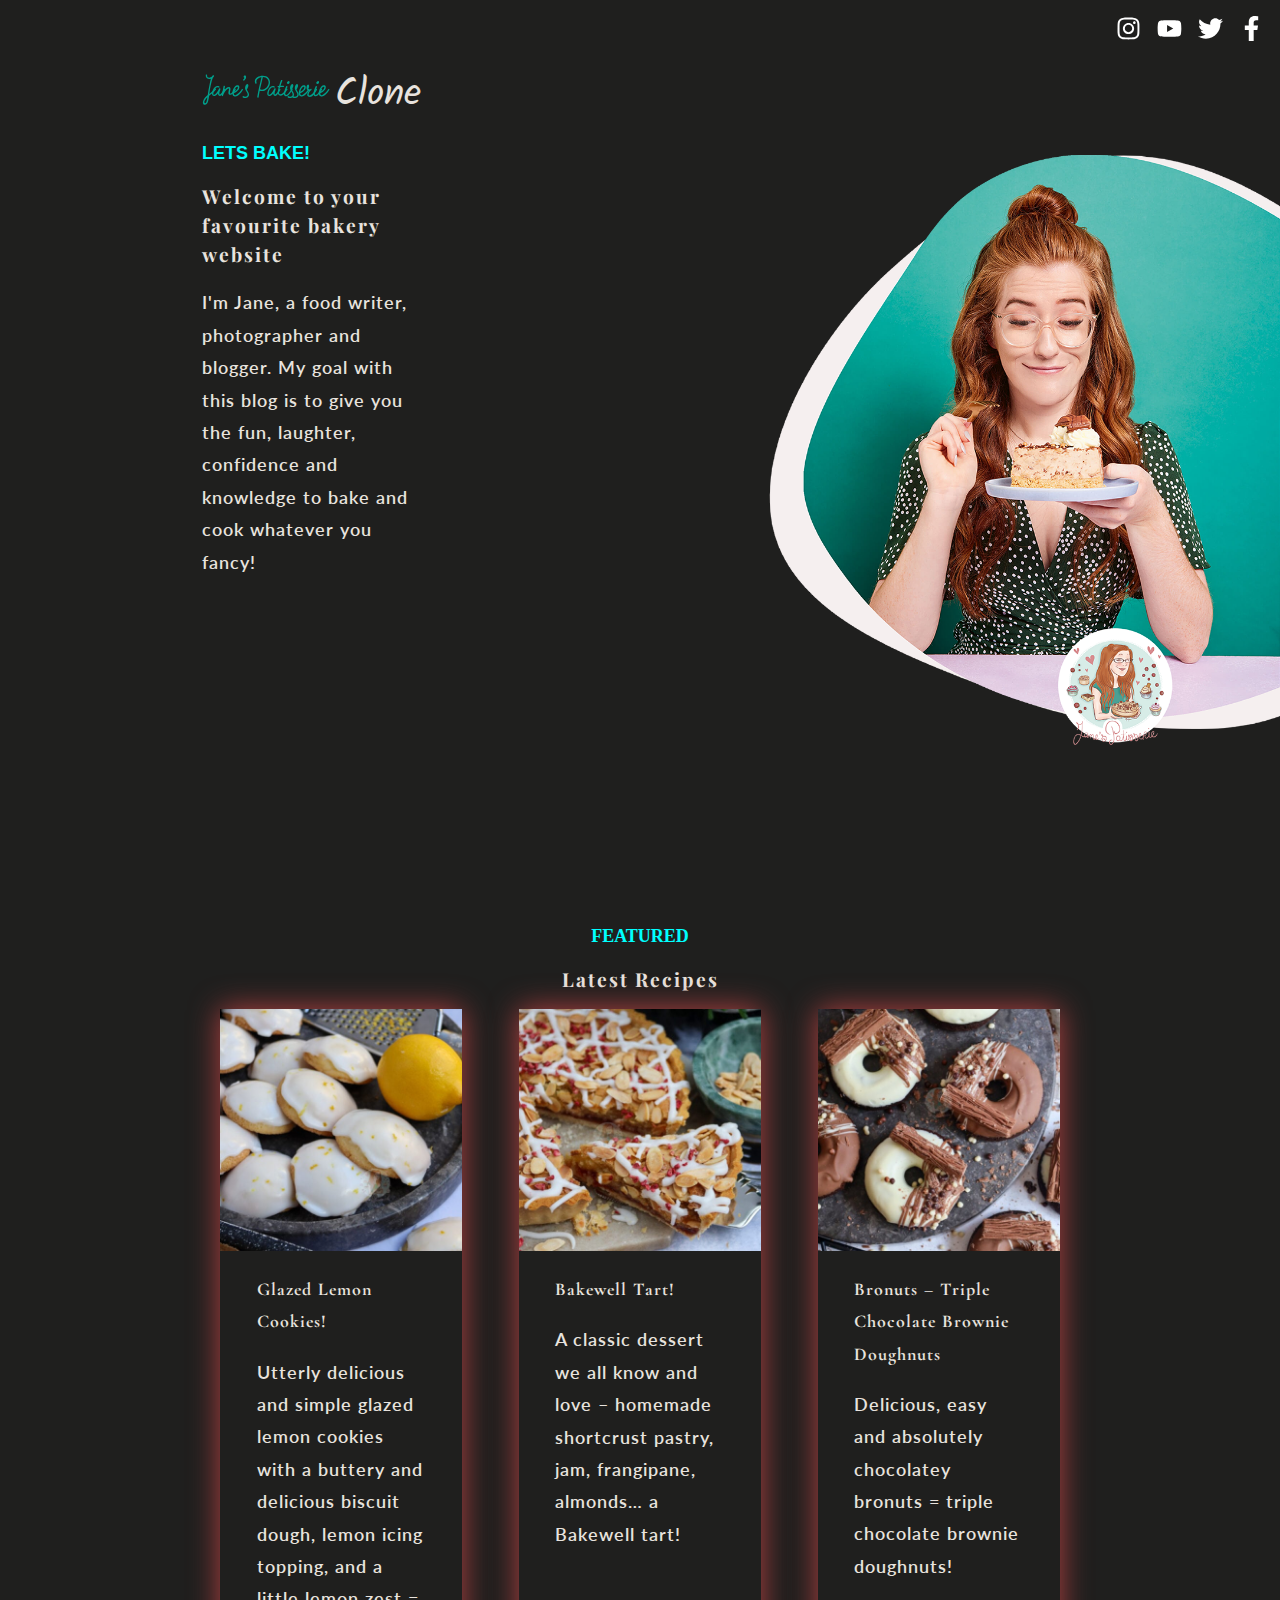
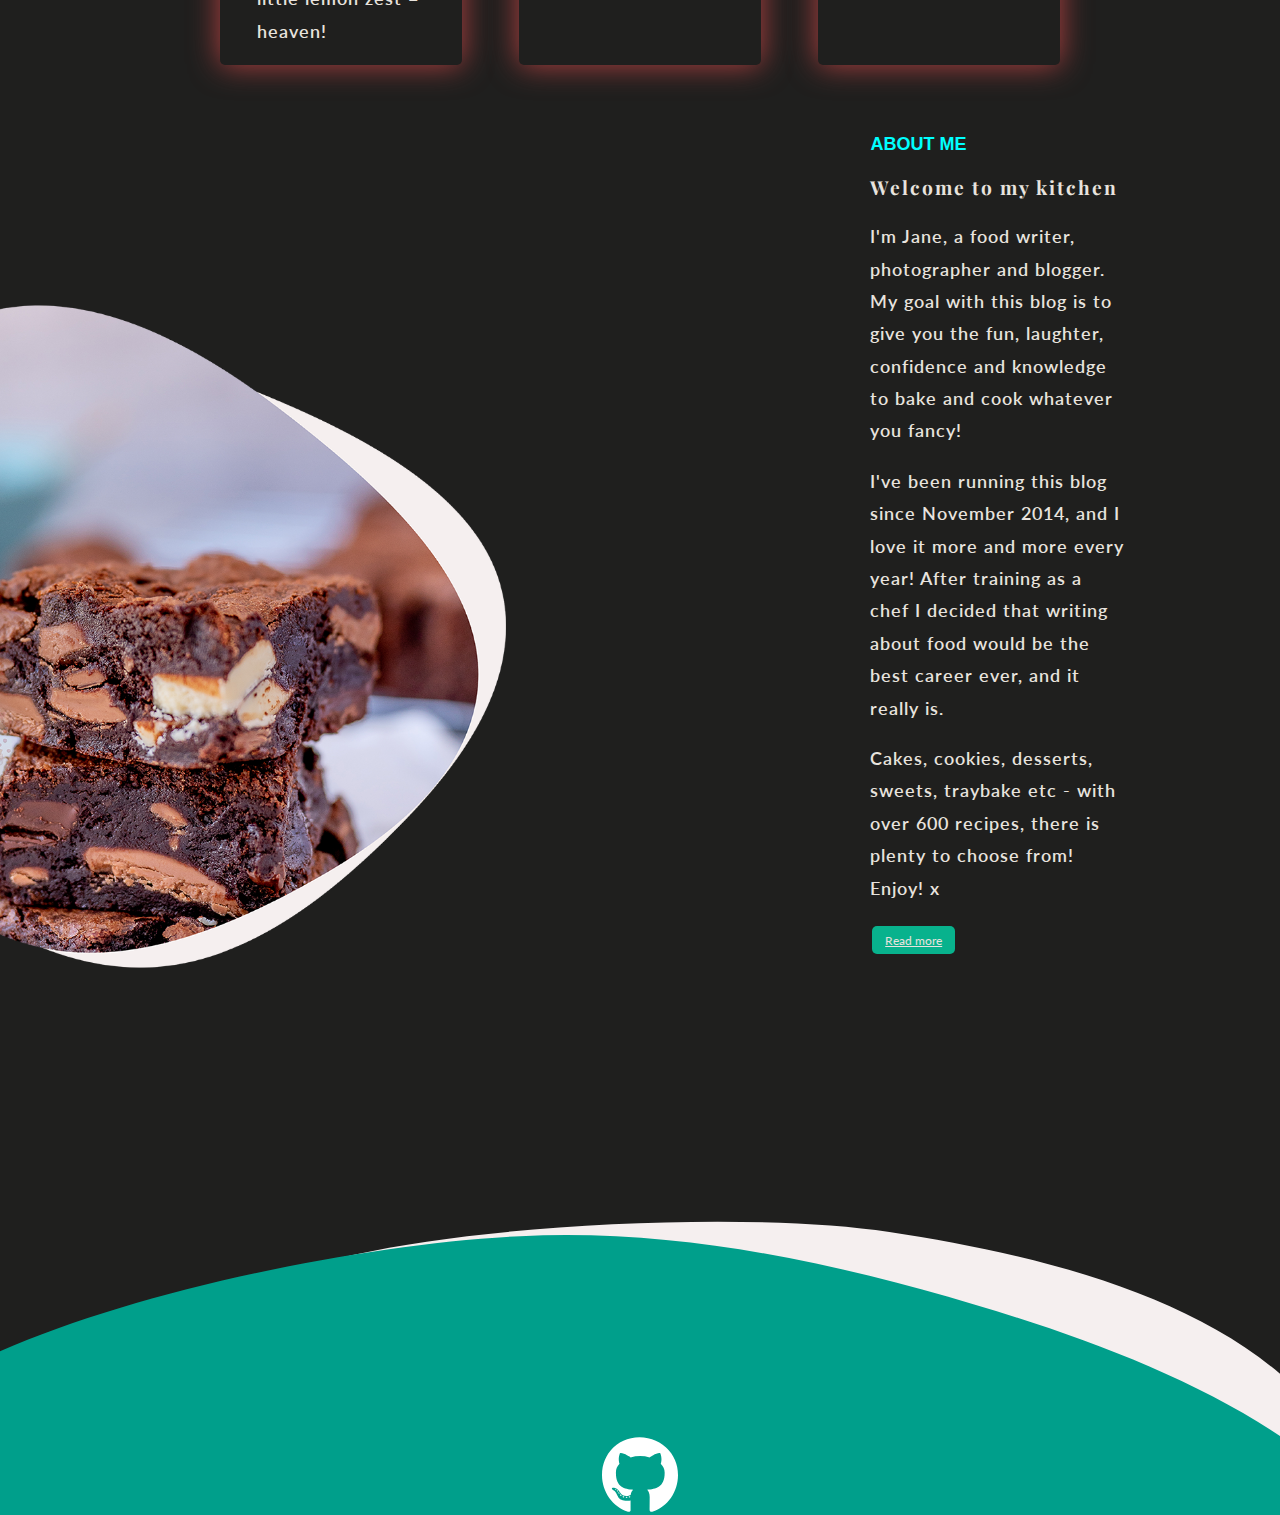
<file: index.html>
<!DOCTYPE html>
<html lang="en">
<head>
    <meta charset="UTF-8">
    <meta http-equiv="X-UA-Compatible" content="IE=edge">
    <meta name="viewport" content="width=device-width, initial-scale=1.0">
    <title>Home Page</title>
    <link rel="stylesheet" href="css/main.css">

</head> 
<body>

     <section class="homepage">
        <section class="row">
            <div class ="container1">
                <div>
                <a class="logo" href="index.html"><img class="logo-size" src='image/jp-logo.svg' alt="jp-logo"> <span class="clone">Clone</span> </a>
                </div>
                <div class ="left-container">
                    <h3 class="blue">LETS BAKE!</h3>
                    <h1 class ="hero">Welcome to your favourite bakery website</h1>
                    <p class="paragraph">I'm Jane, a food writer, photographer and blogger. My goal with this blog is to give you the fun, laughter, confidence and knowledge to bake and cook whatever you fancy!</p> 
                </div>
            </div>
            
            <div class="container3">
                <div class="row">
                    <ul id="links">
                        <li><a href="https://www.instagram.com/janespatisserie"><img class="iconsize" src="image/instagram.svg" alt="instagram"></a></li>
                        <li><a href="https://www.youtube.com/c/JanesPatisserieVlogs"><img  class="iconsize" src="image/youtube.svg" alt="youtube"></a></li>
                        <li><a href="https://twitter.com/janespatisserie"><img class="iconsize" src="image/twitter.svg" alt="twitter"></a></li>
                        <li><a href="https://www.facebook.com/Janespatisserie/"><img  class="iconsize" src="image/facebook-f.svg" alt="facebook"/></a></li>
                    </ul>
                </div>
            </div>
        </section>  
     </section> 

    <div class="space"></div>

    <section >
        <h3 class="blue center">FEATURED</h3>
        <h2 class="hero center">Latest Recipes</h2>
    </section>

    <section class="row2">
        <div class="container left glow">
            <div >
                <a href="GlazedLemonCookies.html"><img class="images" src="image/GLC/GlazedLemonCookies1-2-500x500.jpg" alt="Glazed lemon cookies recipe"/></a>
            </div>   
            <div class="featured-text">
                <a href="GlazedLemonCookies.html"><p class="title"> Glazed Lemon Cookies!</p></a>
                <p class="paragraph">Utterly delicious and simple glazed lemon cookies with a buttery and delicious biscuit dough, lemon icing topping, and a little lemon zest = heaven! </p>
            </div>
        </div>
        <div class="container middle glow">
            <div>
                <a href="BakewellTart.html"><img class="images"  src="image/BakewellTart5.jpg" alt="Bakewell Tart recipe"/></a>
            </div>   
            <div class="featured-text">
                <a href="BakewellTart.html"><p class="title"> Bakewell Tart!</p></a>
                
                <p class="paragraph">A classic dessert we all know and love – homemade shortcrust pastry, jam, frangipane, almonds… a Bakewell tart! </p>
            </div>
        </div>
        <div class="container right glow">
            <div>
                <a href="Bronuts.html"><img class="images" src="image/Bronuts/Bronuts.jpg" alt="Bronuts recipe"/></a>
            </div>   
            <div class="featured-text">
                <a href="Bronuts.html"><p class="title"> Bronuts – Triple Chocolate Brownie Doughnuts</p></a>
                
                <p class="paragraph">Delicious, easy and absolutely chocolatey bronuts = triple chocolate brownie doughnuts! </p>
            </div>
        </div>
    </section>


    <section class="row">
        <div class="container4">


        </div>

        <div class ="container2">
            <div class ="right-container">
                <h3 class="blue">ABOUT ME</h3>
                <h2 class="hero">Welcome to my kitchen</h2>
                <p class="paragraph">I'm Jane, a food writer, photographer and blogger. My goal with this blog is to give you the fun, laughter, confidence and knowledge to bake and cook whatever you fancy!</p>
                <p class="paragraph">I've been running this blog since November 2014, and I love it more and more every year! After training as a chef I decided that writing about food would be the best career ever, and it really is.</p>
                <p class="paragraph">Cakes, cookies, desserts, sweets, traybake etc - with over 600 recipes, there is plenty to choose from! Enjoy! x</p>
            
                <a class="button" href="https://www.janespatisserie.com/about/" alt="read more"><span class="buttontext" >Read more</span></a>
                
            </div>
        </div>
    </section>
    

    <section >
        <div style="display:flex;"><img src="image/footer-curve.svg"></div>
        
        <div class="footer">
            <a href="https://github.com/Jiong-Su?tab=repositories"><img class="github center" src='image/github-brands.svg' alt="git hub"> </a>
        </div>
    </section>
</body>
</html>
</file>
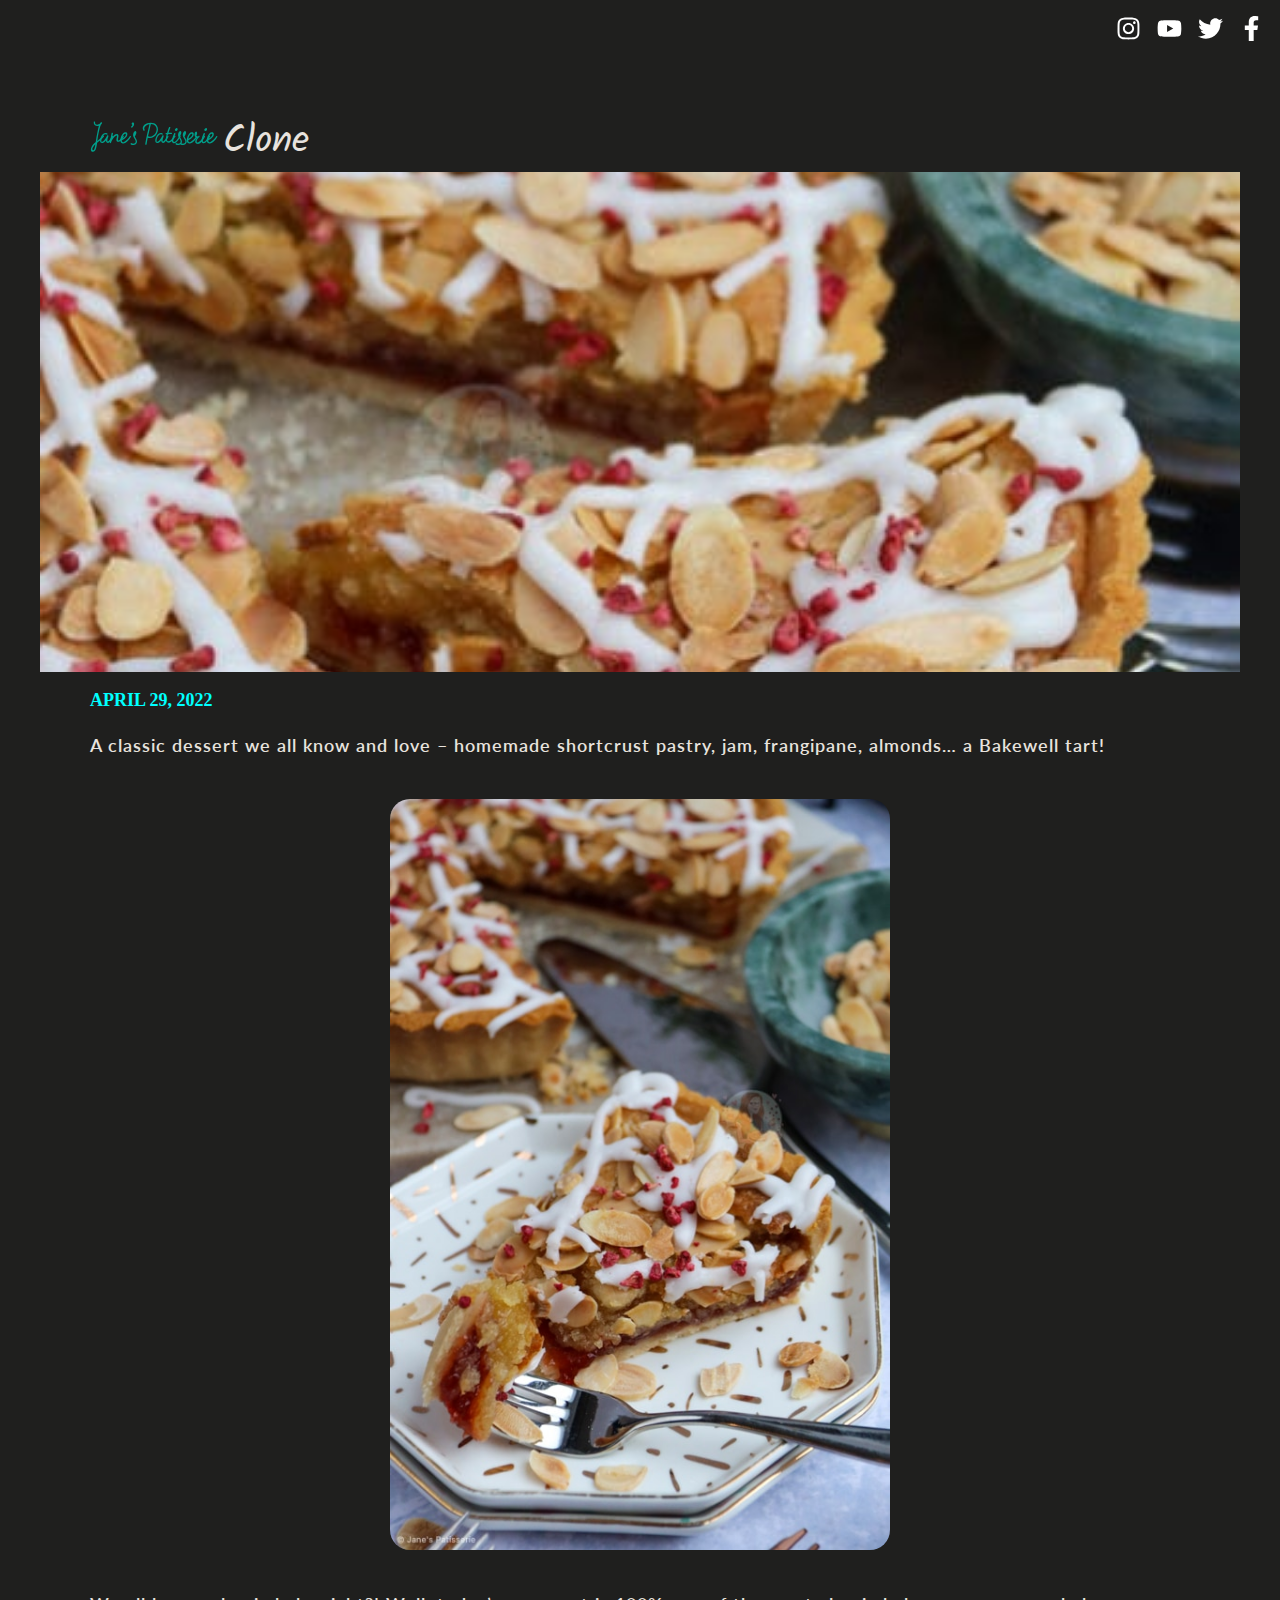
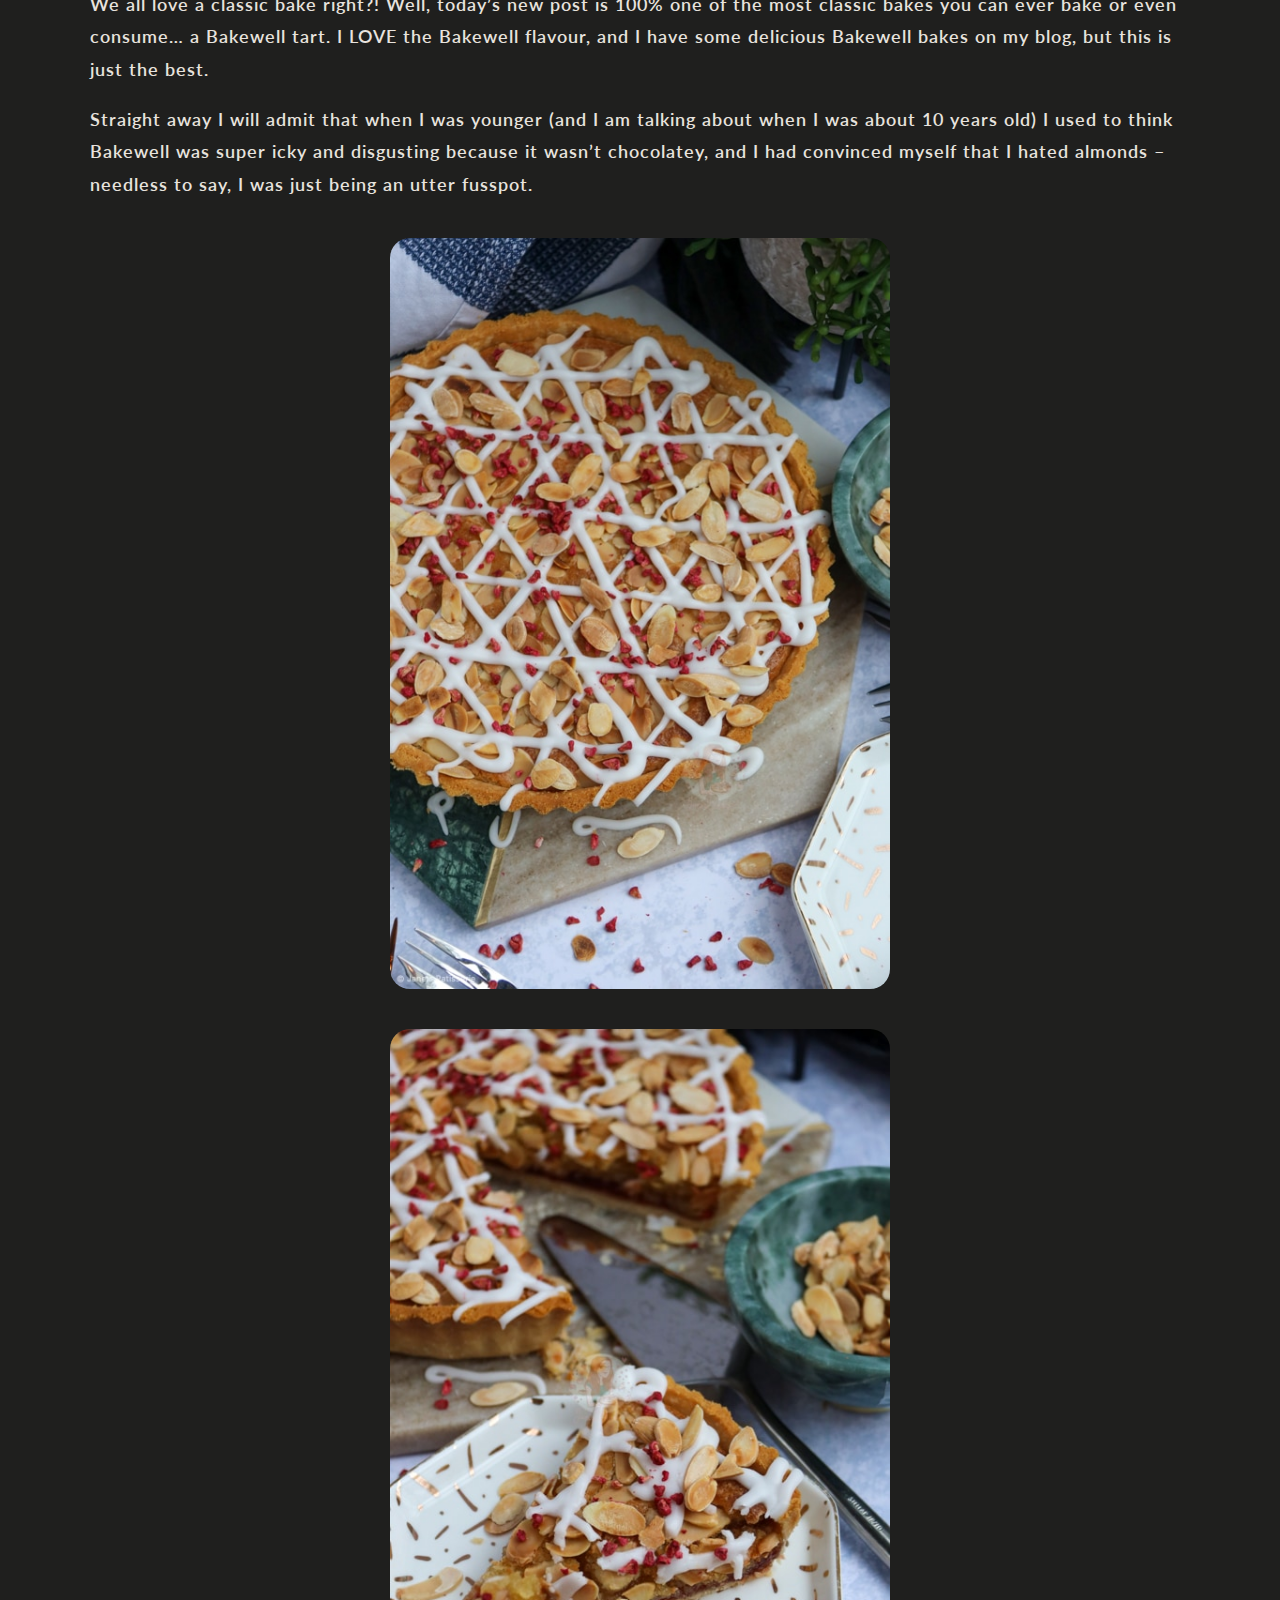
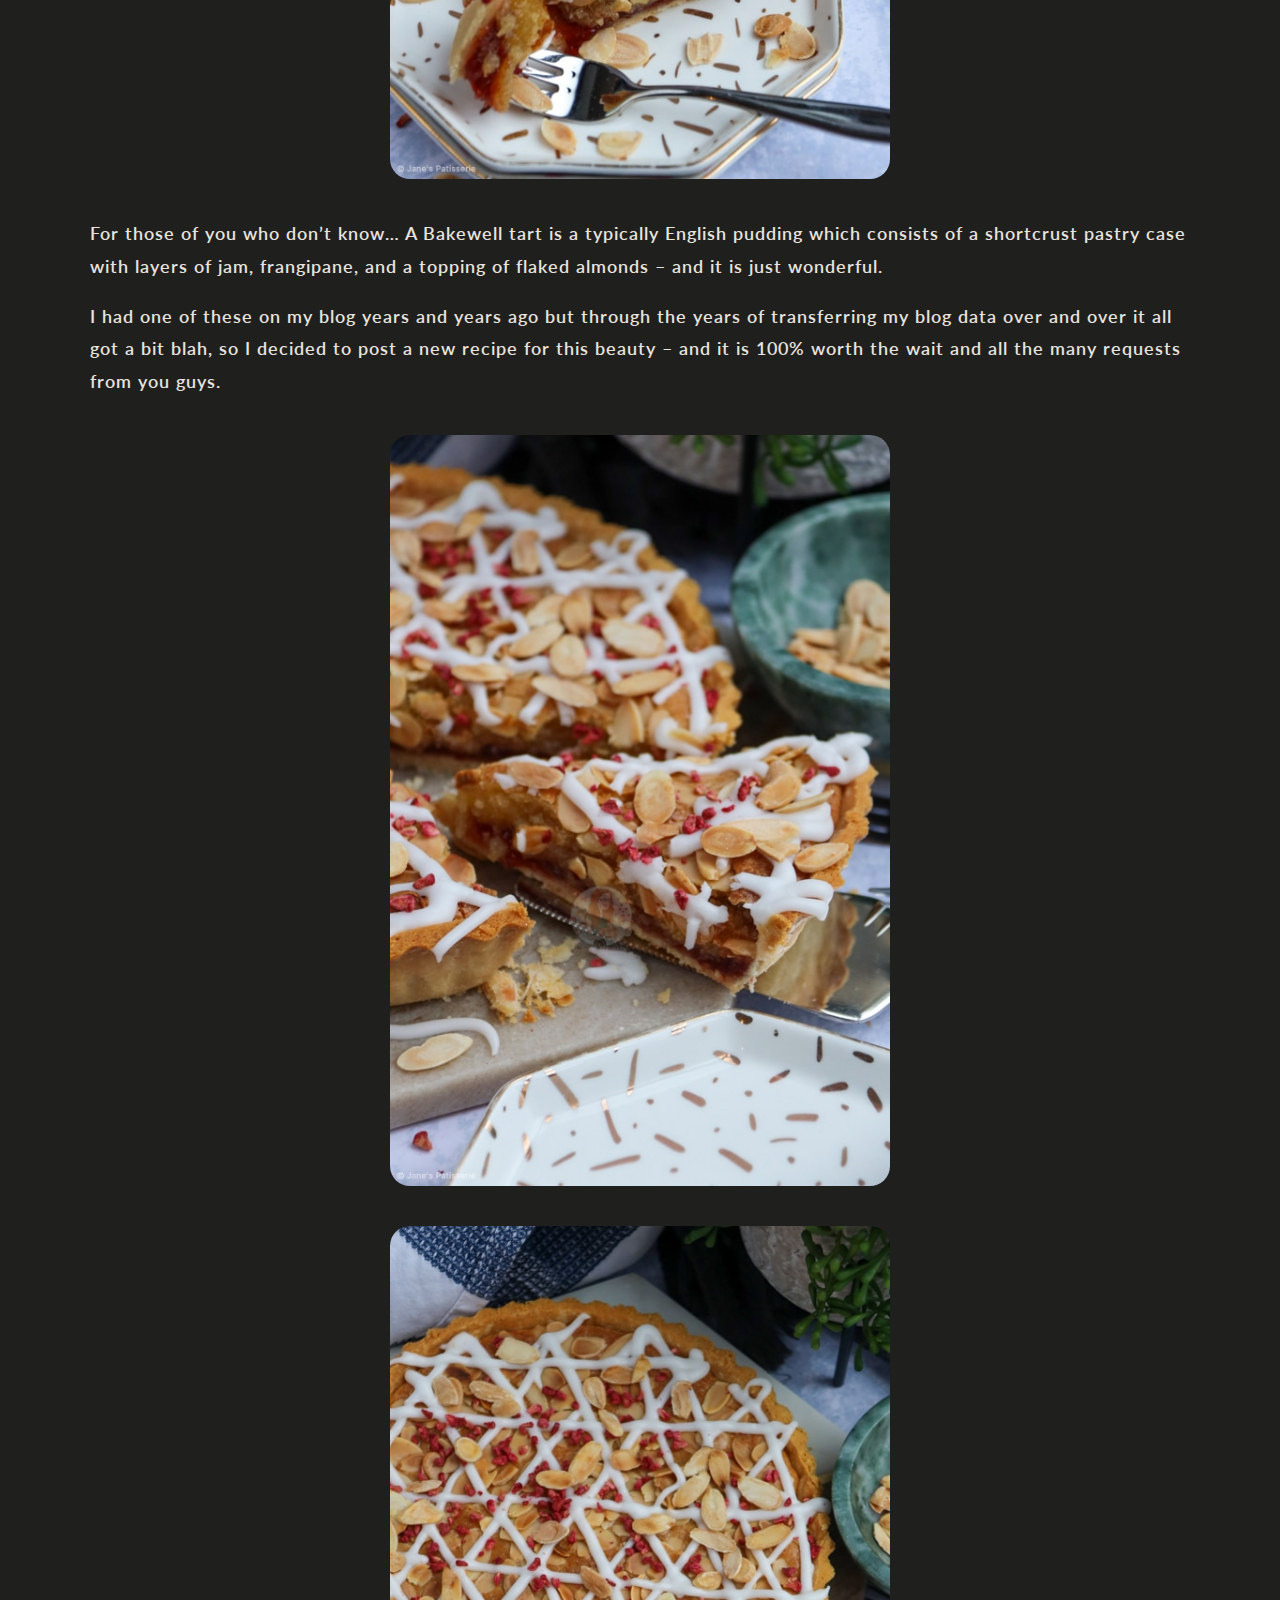
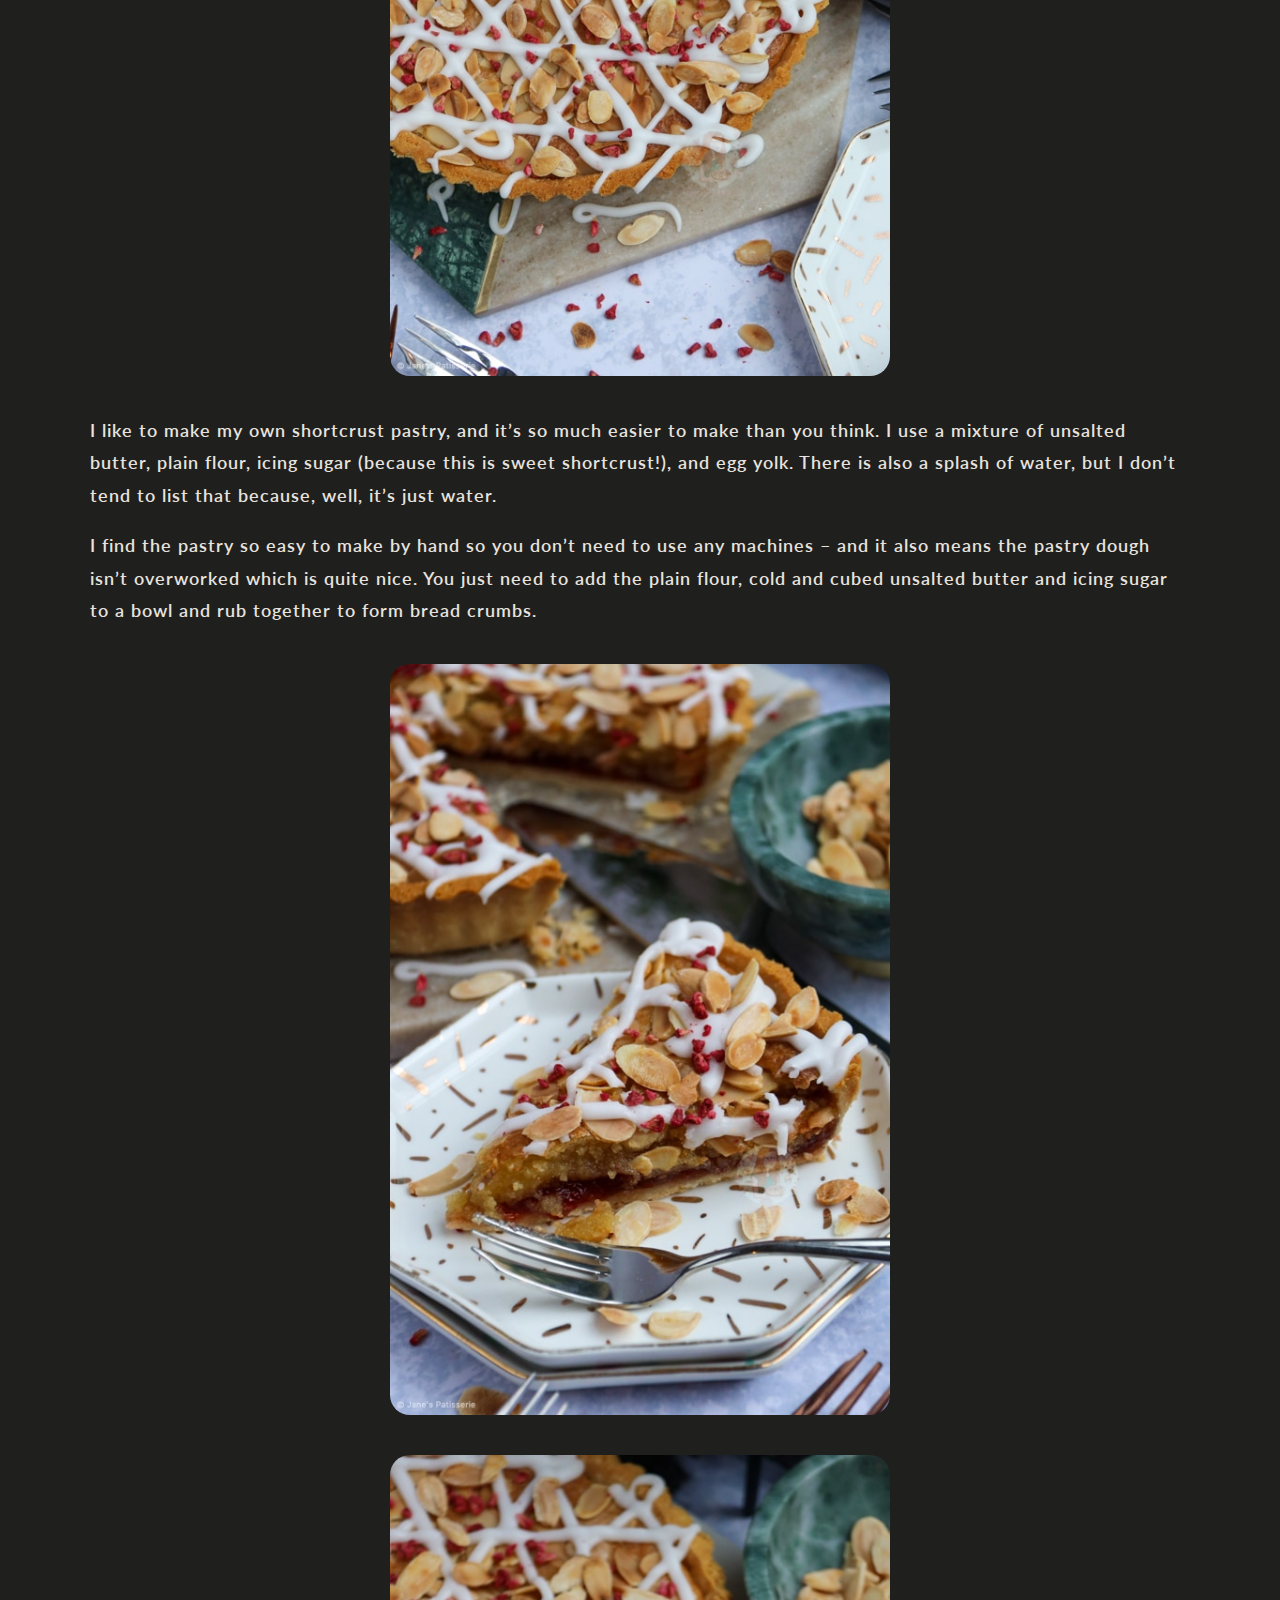
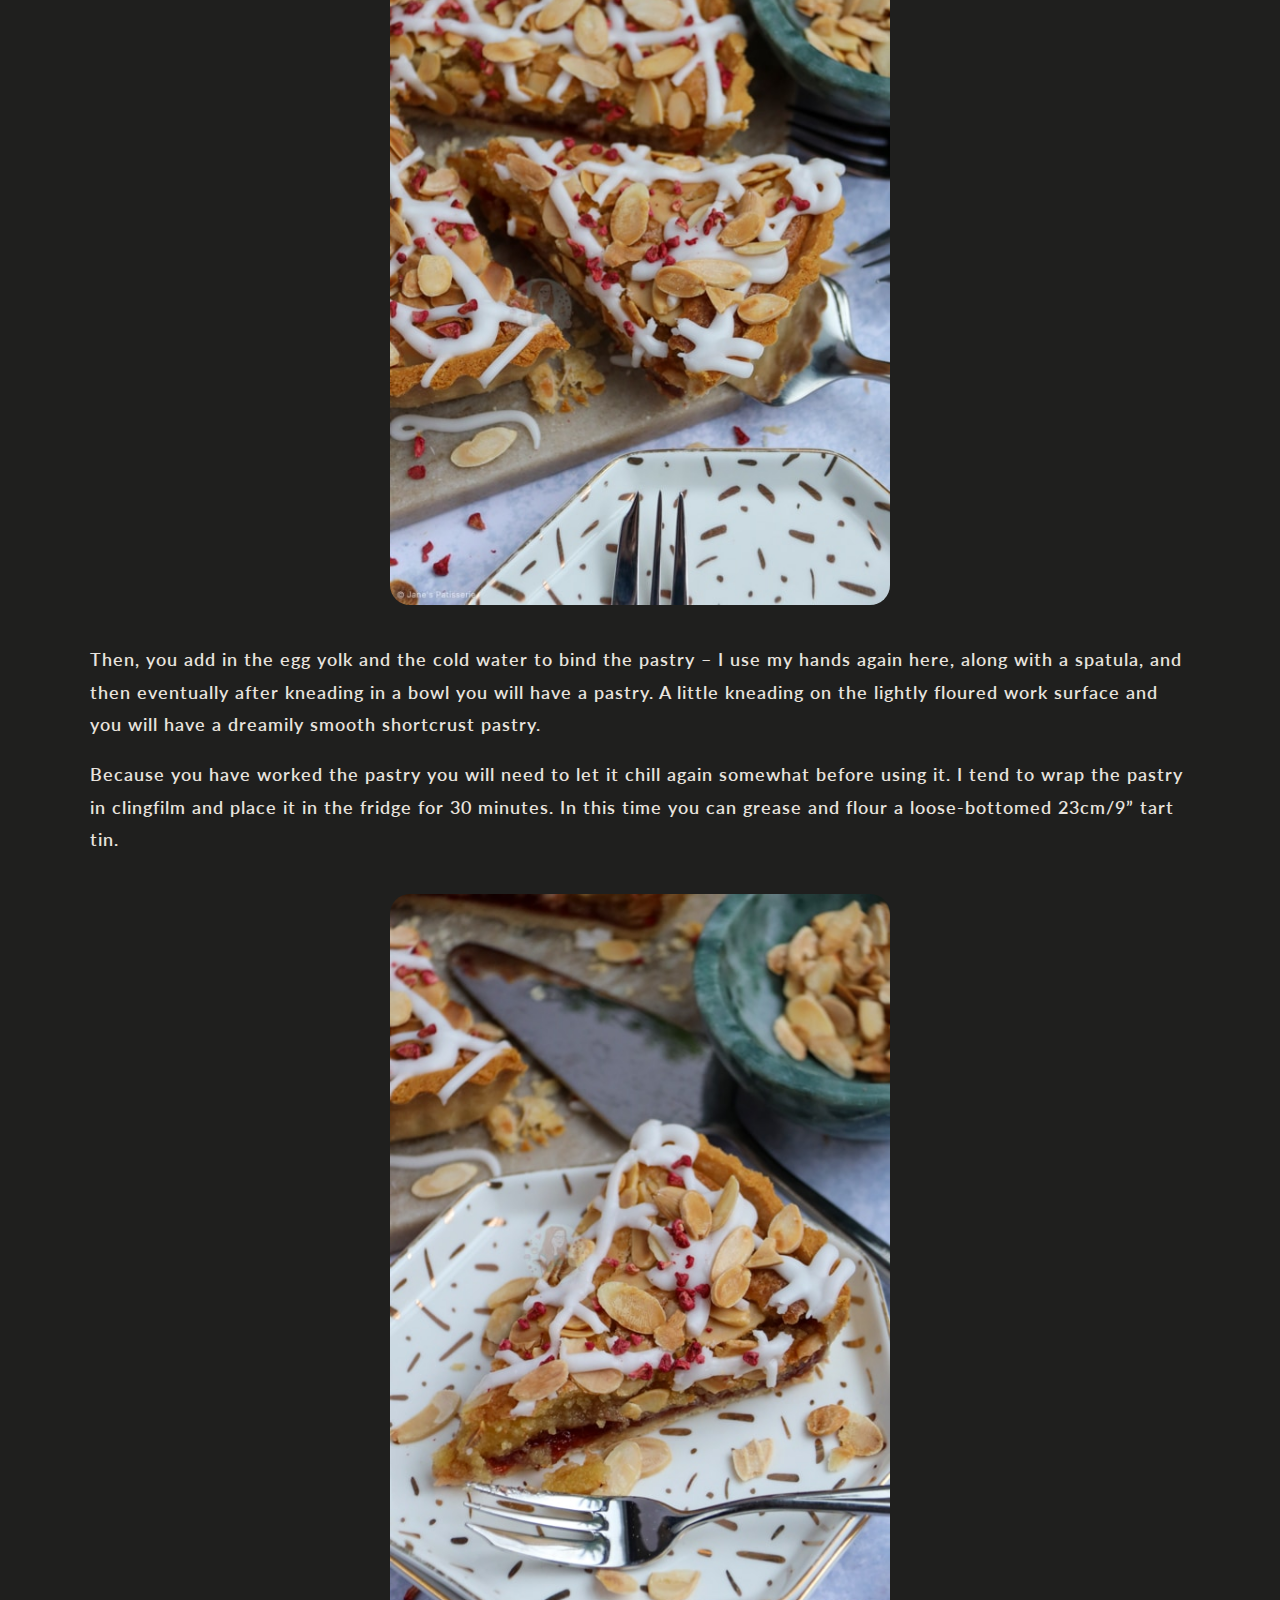
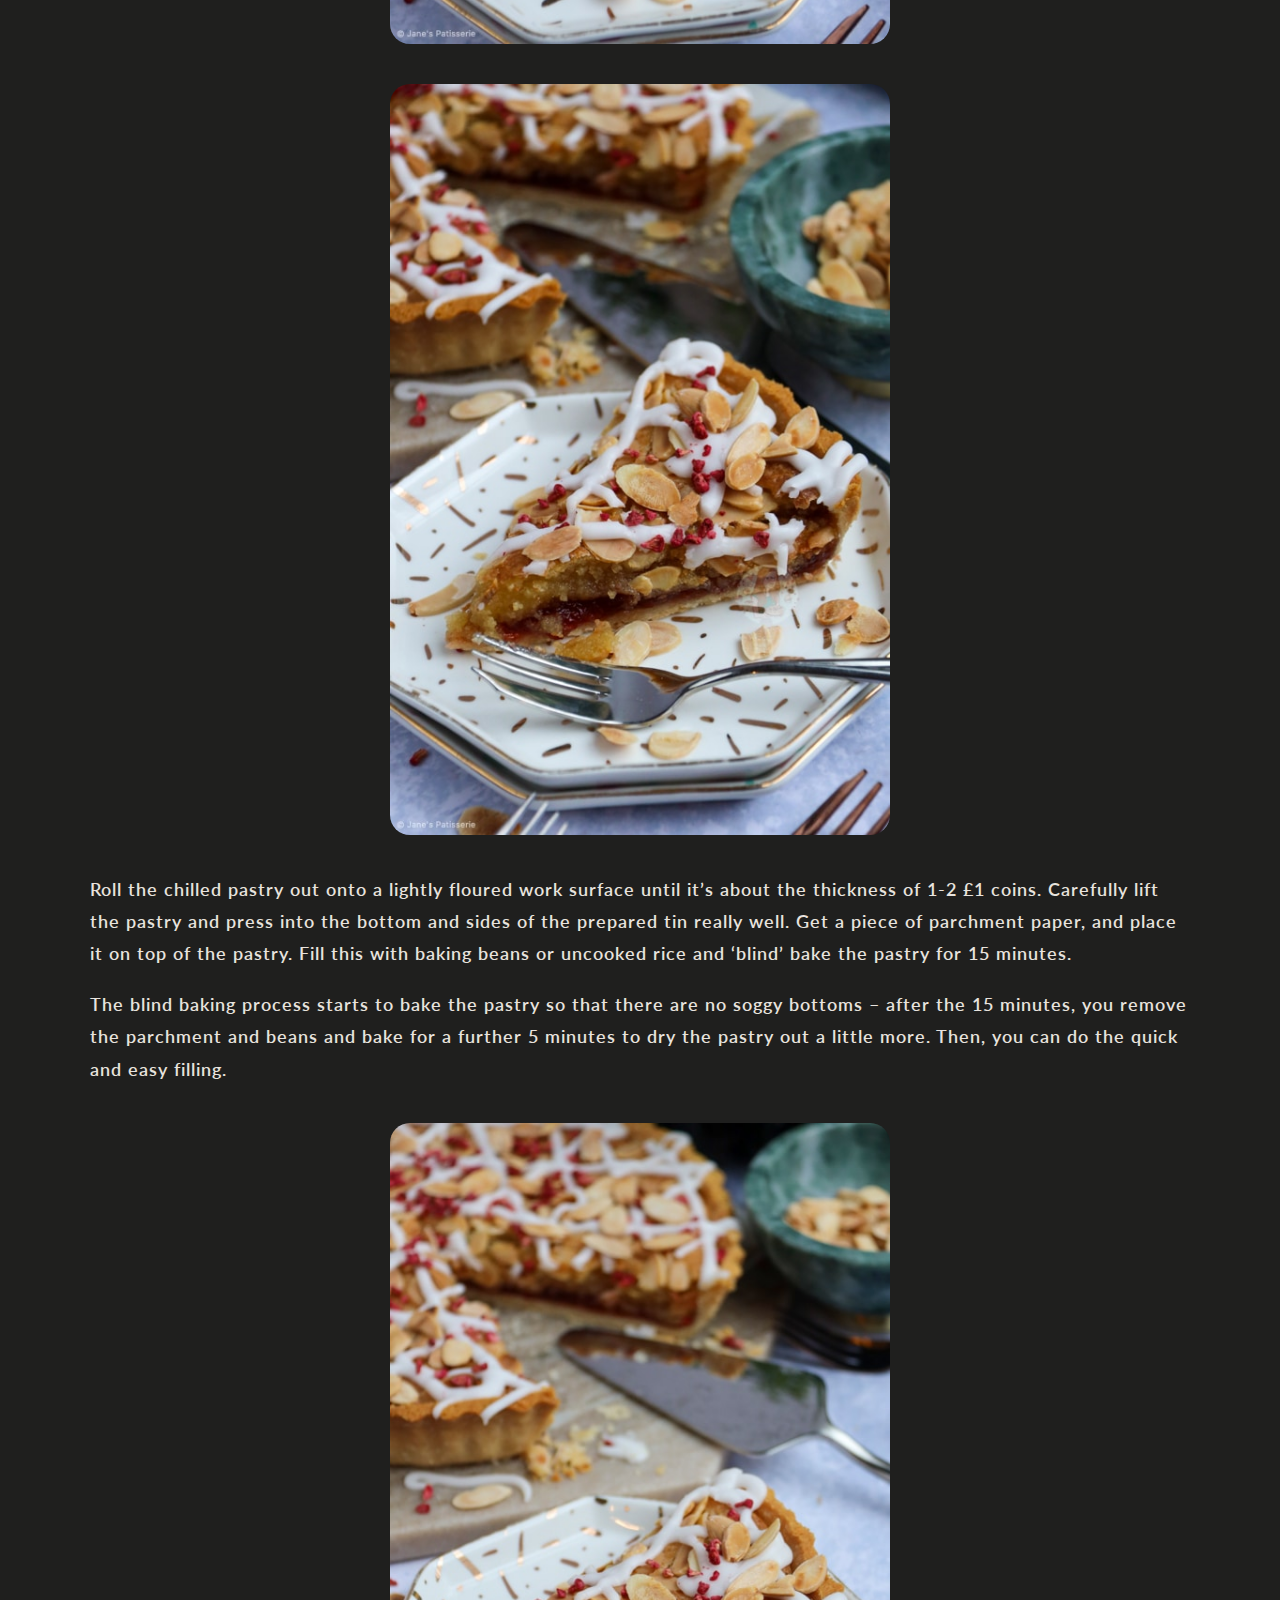
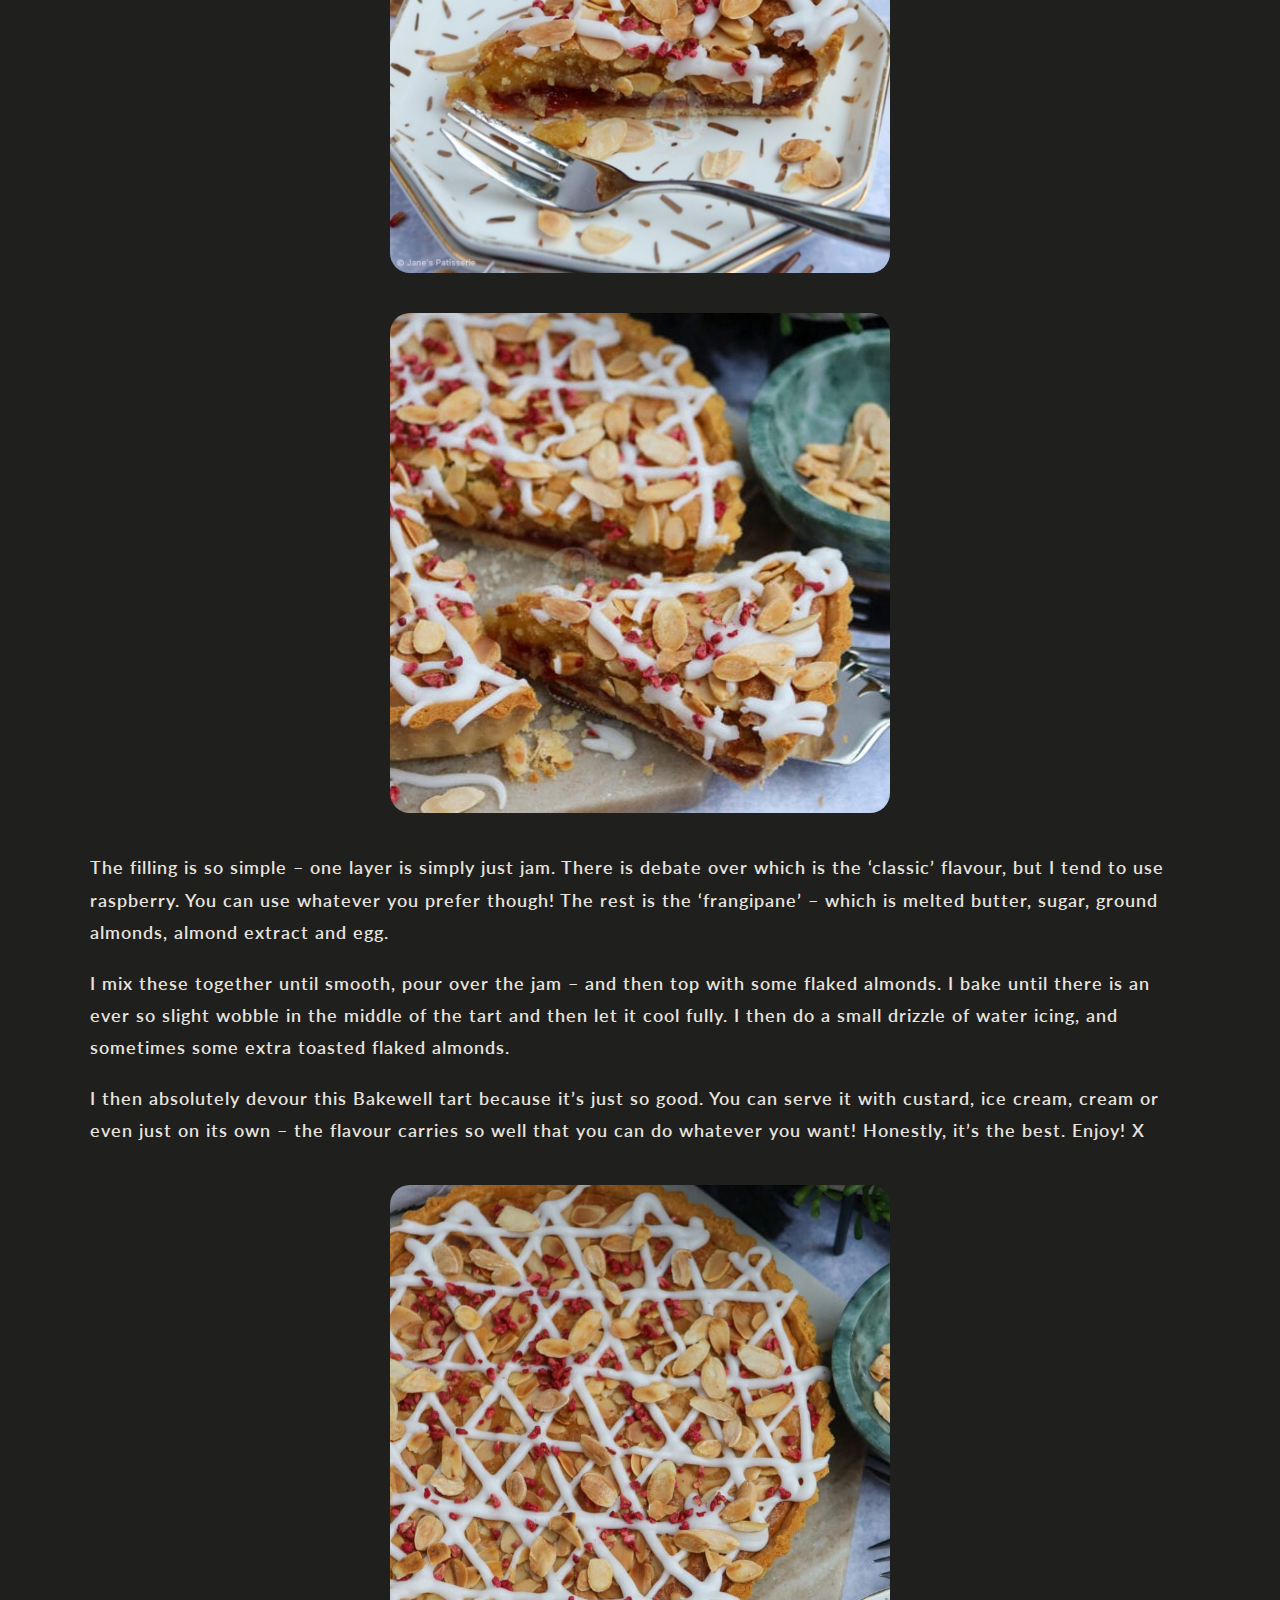
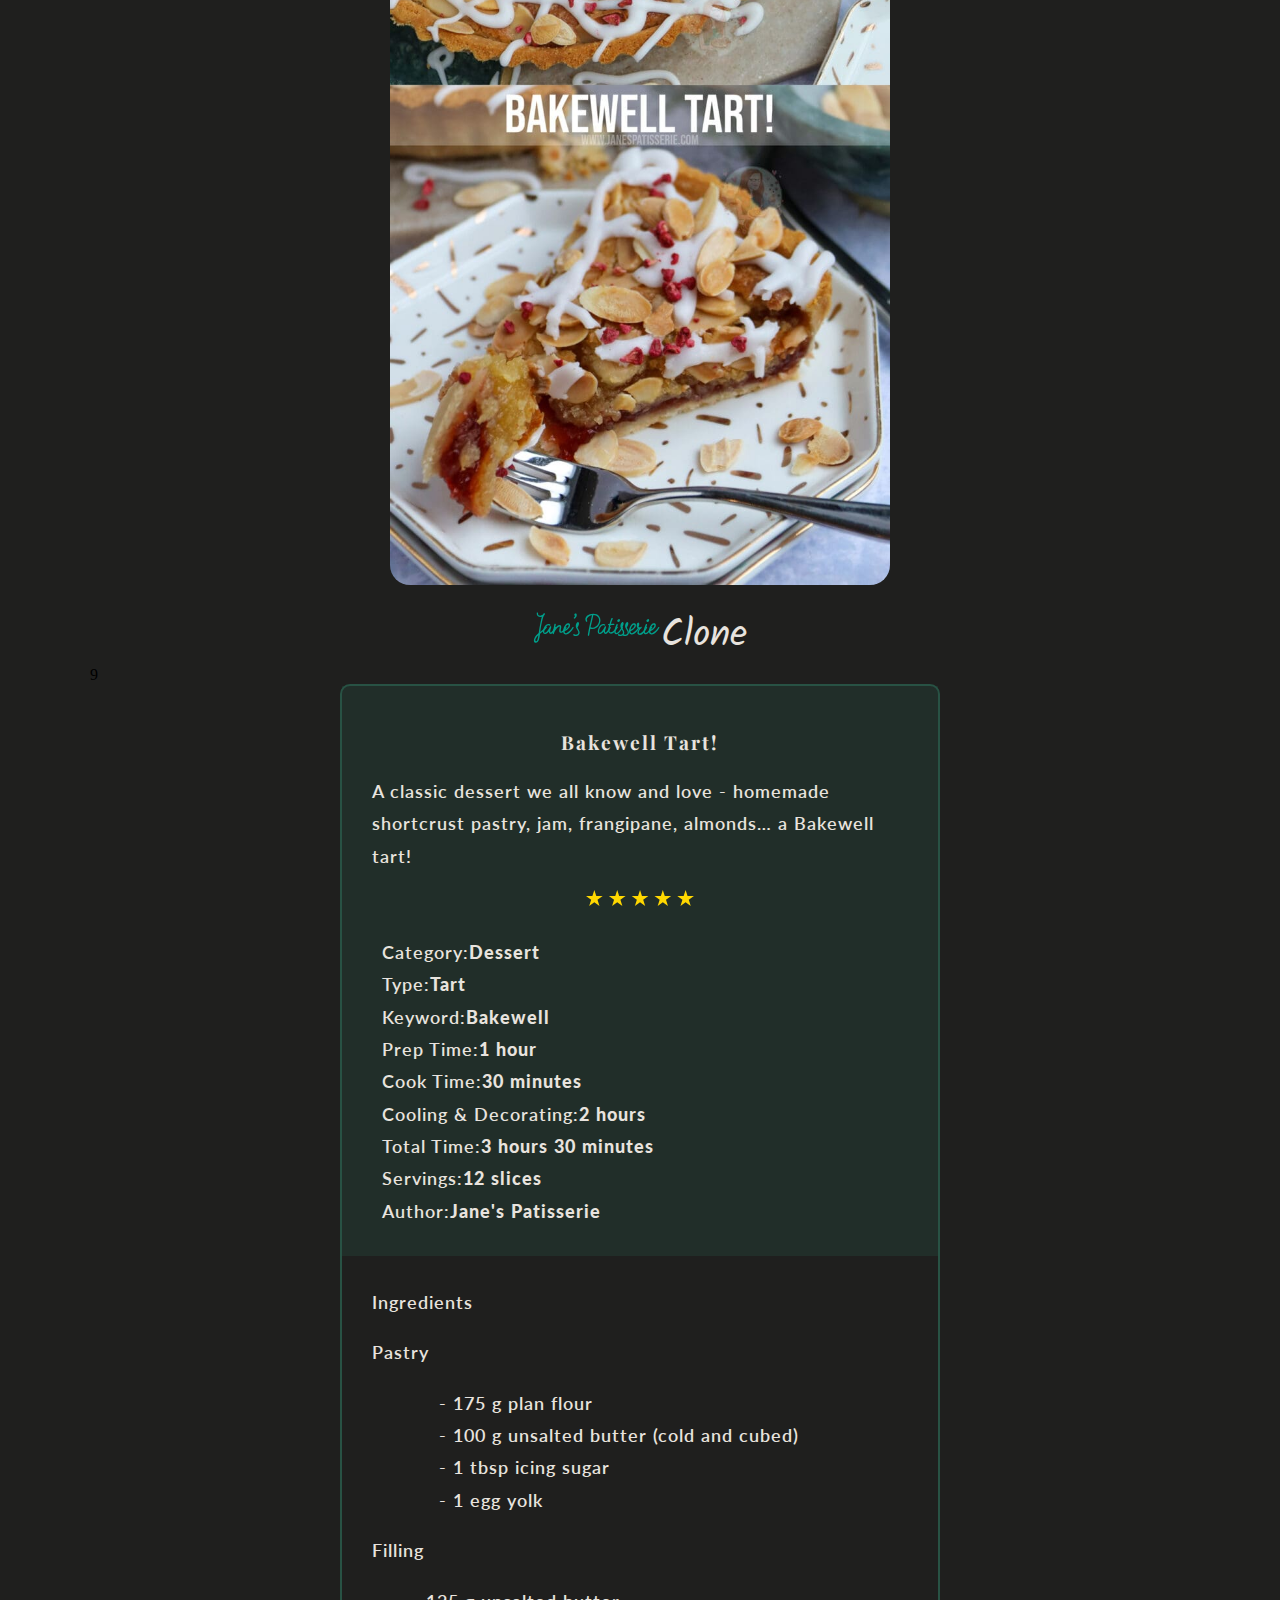
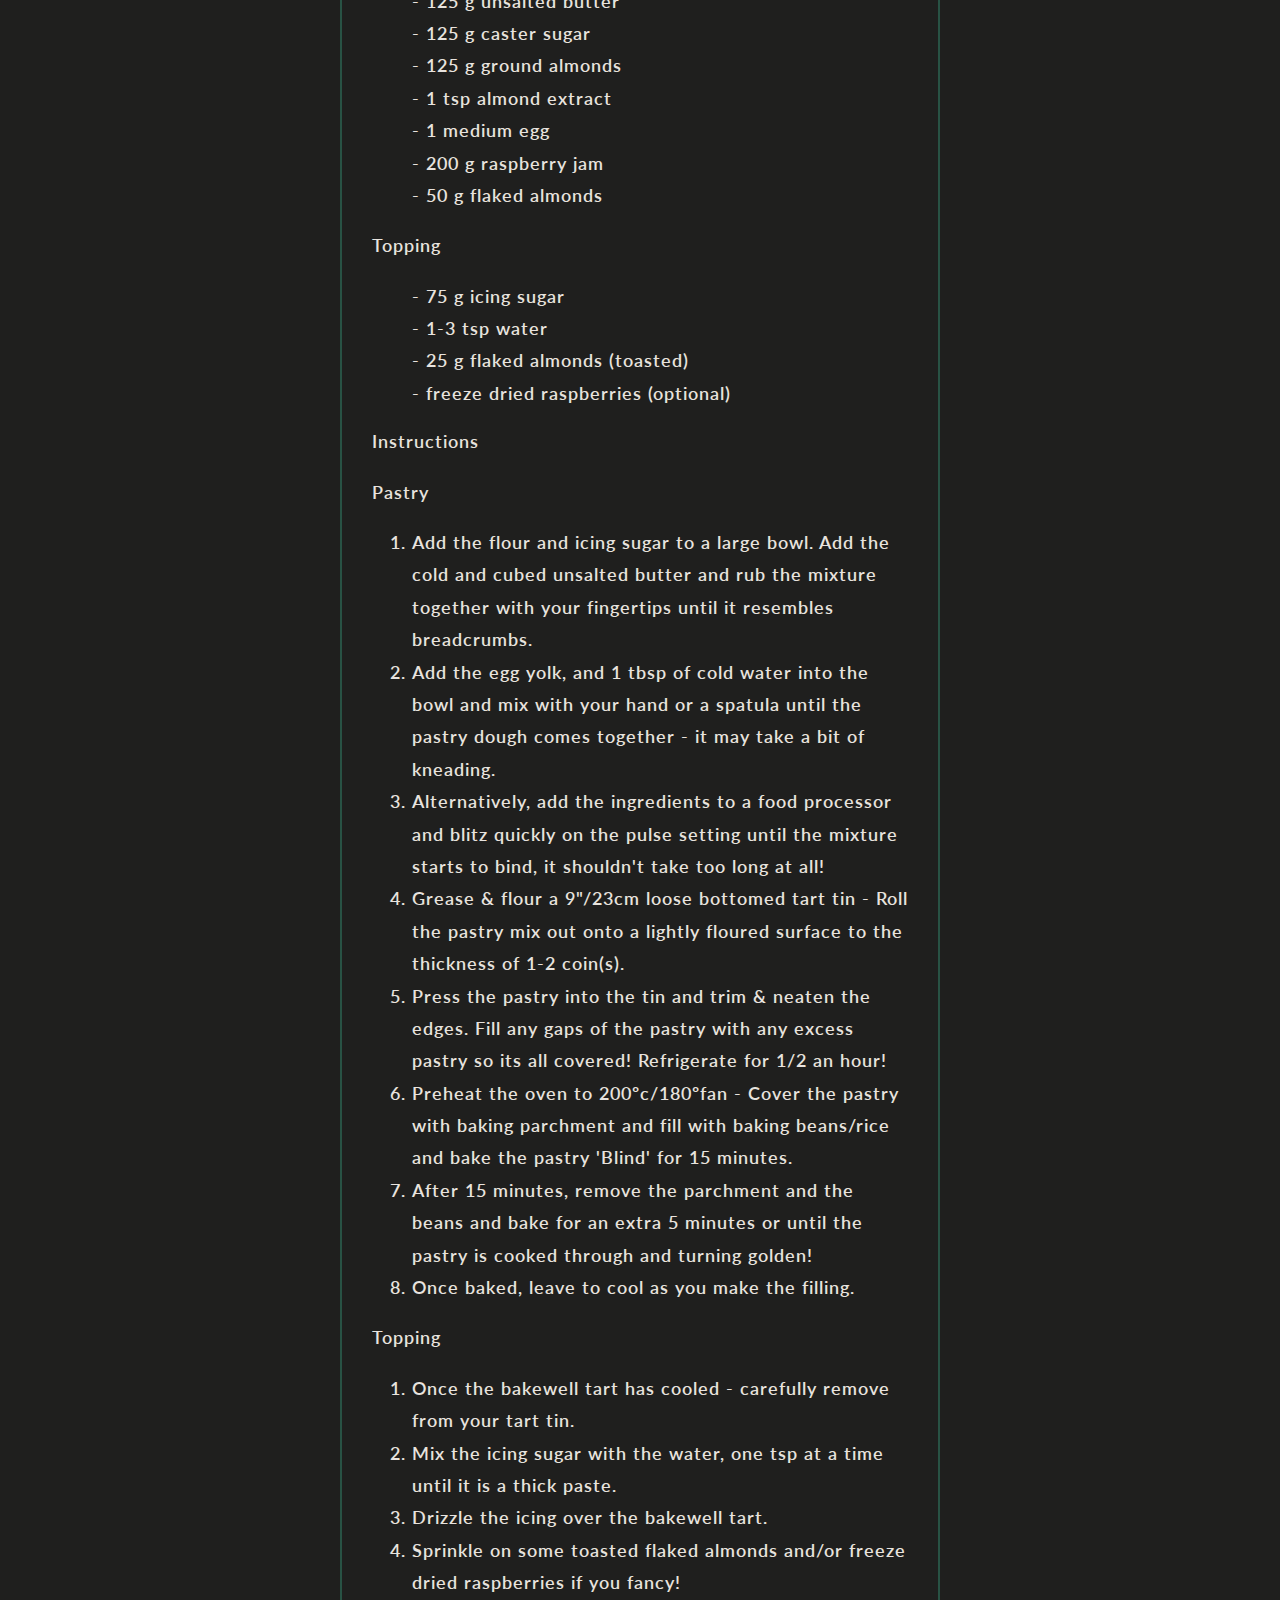
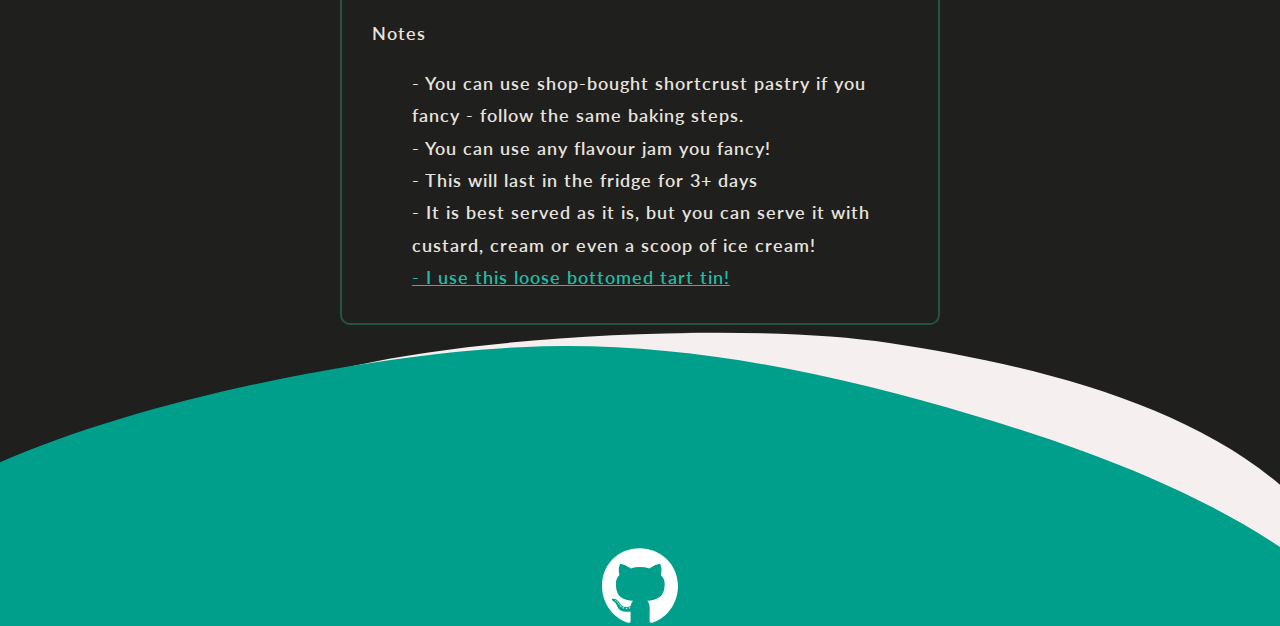
<file: BakewellTart.html>
<!DOCTYPE html>
<html lang="en">
<head>
    <meta charset="UTF-8">
    <meta http-equiv="X-UA-Compatible" content="IE=edge">
    <meta name="viewport" content="width=device-width, initial-scale=1.0">
    <title>BakewellTart</title>
    <link rel="stylesheet" href="css/main.css">
</head>
<body>
    <section>
        <div class="container3" style="width:100%">
            <div class="row">
                <ul id="links">
                    <li><a href="https://www.instagram.com/janespatisserie"><img class="iconsize" src="image/instagram.svg" alt="instagram"></a></li>
                    <li><a href="https://www.youtube.com/c/JanesPatisserieVlogs"><img class="iconsize" src="image/youtube.svg" alt="youtube"></a></li>
                    <li><a href="https://twitter.com/janespatisserie"><img class="iconsize" src="image/twitter.svg" alt="twitter"></a></li>
                    <li><a href="https://www.facebook.com/Janespatisserie/"><img class="iconsize" src="image/facebook-f.svg" alt="facebook"/></a></li>
                </ul>
            </div>
        </div>
    </section>
    <section class="menu width">
        <a class="logo" href="index.html"><img class="logo-size" src='image/jp-logo.svg' alt="jp-logo"> <span class="clone">Clone</span> </a>
    </section>
    <section class="tart big-image">
    <!-- <img src="image/GlazedLemonCookies1-2-500x500.jpg" alt="Glazed Lemon Cookies1"> -->
    </section>
    <section class="desciption width">
        <h3 class="blue">APRIL 29, 2022</h3>
        <title class="hero">
            Bakewell Tart!
        </title>
        <p class="recipefont">A classic dessert we all know and love – homemade shortcrust pastry, jam, frangipane, almonds… a Bakewell tart!  </p>
        <div class="center">
            <img class="recipeimage" src="image/Tart/BakewellTart11-2.jpg" >
        </div>
        <p class="recipefont">We all love a classic bake right?! Well, today’s new post is 100% one of the most classic bakes you can ever bake or even consume… a Bakewell tart. I LOVE the Bakewell flavour, and I have some delicious Bakewell bakes on my blog, but this is just the best.  </p>
        <p class="recipefont">Straight away I will admit that when I was younger (and I am talking about when I was about 10 years old) I used to think Bakewell was super icky and disgusting because it wasn’t chocolatey, and I had convinced myself that I hated almonds – needless to say, I was just being an utter fusspot. </p>
        <div class="center">
            <img class="recipeimage" src="image/Tart/BakewellTart2-2.jpg" >
        </div>
        <div class="center">
            <img class="recipeimage" src="image/Tart/BakewellTart12-2.jpg" >
        </div>
        <p class="recipefont">
            For those of you who don’t know… A Bakewell tart is a typically English pudding which consists of a shortcrust pastry case with layers of jam, frangipane, and a topping of flaked almonds – and it is just wonderful. 
        </p>
        <p class="recipefont">
            I had one of these on my blog years and years ago but through the years of transferring my blog data over and over it all got a bit blah, so I decided to post a new recipe for this beauty – and it is 100% worth the wait and all the many requests from you guys. 
        </p>
        <div class="center">
            <img class="recipeimage" src="image/Tart/BakewellTart3-2.jpg" >
        </div>
        <div class="center">
            <img class="recipeimage" src="image/Tart/BakewellTart2-2.jpg" >
        </div>
        <p class="recipefont">I like to make my own shortcrust pastry, and it’s so much easier to make than you think. I use a mixture of unsalted butter, plain flour, icing sugar (because this is sweet shortcrust!), and egg yolk. There is also a splash of water, but I don’t tend to list that because, well, it’s just water. 
        </p>
        <p class="recipefont">
            I find the pastry so easy to make by hand so you don’t need to use any machines – and it also means the pastry dough isn’t overworked which is quite nice. You just need to add the plain flour, cold and cubed unsalted butter and icing sugar to a bowl and rub together to form bread crumbs. 
        </p>
        <div class="center">
            <img class="recipeimage" src="image/Tart/BakewellTart10-2.jpg" >
        </div>
        <div class="center">
            <img class="recipeimage" src="image/Tart/BakewellTart4-2.jpg" >
        </div>
        <p class="recipefont">
            Then, you add in the egg yolk and the cold water to bind the pastry – I use my hands again here, along with a spatula, and then eventually after kneading in a bowl you will have a pastry. A little kneading on the lightly floured work surface and you will have a dreamily smooth shortcrust pastry. 
        </p>
        <p class="recipefont">
            Because you have worked the pastry you will need to let it chill again somewhat before using it. I tend to wrap the pastry in clingfilm and place it in the fridge for 30 minutes. In this time you can grease and flour a loose-bottomed 23cm/9” tart tin. 
        </p>
        <div class="center">
            <img class="recipeimage" src="image/Tart/BakewellTart9-2.jpg" >
        </div>
        <div class="center">
            <img class="recipeimage" src="image/Tart/BakewellTart10-2.jpg" >
        </div>
        <p class="recipefont">
            Roll the chilled pastry out onto a lightly floured work surface until it’s about the thickness of 1-2 £1 coins. Carefully lift the pastry and press into the bottom and sides of the prepared tin really well. Get a piece of parchment paper, and place it on top of the pastry. Fill this with baking beans or uncooked rice and ‘blind’ bake the pastry for 15 minutes. 
        </p>
        <p class="recipefont">
            The blind baking process starts to bake the pastry so that there are no soggy bottoms – after the 15 minutes, you remove the parchment and beans and bake for a further 5 minutes to dry the pastry out a little more. Then, you can do the quick and easy filling. 
        </p>
        <div class="center">
            <img class="recipeimage" src="image/Tart/BakewellTart6-2.jpg" >
        </div>
        <div class="center">
            <img class="recipeimage" src="image/Tart/BakewellTart5-2-500x500.jpg" >
        </div>
        <p class="recipefont">
            The filling is so simple – one layer is simply just jam. There is debate over which is the ‘classic’ flavour, but I tend to use raspberry. You can use whatever you prefer though! The rest is the ‘frangipane’ – which is melted butter, sugar, ground almonds, almond extract and egg. 
        </p>
        <p class="recipefont">
            I mix these together until smooth, pour over the jam – and then top with some flaked almonds. I bake until there is an ever so slight wobble in the middle of the tart and then let it cool fully. I then do a small drizzle of water icing, and sometimes some extra toasted flaked almonds. 
        </p>
        <p class="recipefont">
            I then absolutely devour this Bakewell tart because it’s just so good. You can serve it with custard, ice cream, cream or even just on its own – the flavour carries so well that you can do whatever you want! Honestly, it’s the best. Enjoy! X
        </p>
        <div class="center">
            <img class="recipeimage" src="image/Tart/bakewelltart-768x1536.jpg" >
        </div>
        <div class="recipe-break">
            <div class="reciper-break-inner">
              <img class="logo-size" src='image/jp-logo.svg' alt="jp-logo"> <span class="clone">Clone</span>  
            </div>
            
        </div>9
        

    
    </section>
    <section class="recipe-container">
        <div class="recipe-summary">
            <div style="margin:5%">
                <h1 class ="hero center">Bakewell Tart!</h1>
                <p class="paragraph">
                    A classic dessert we all know and love - homemade shortcrust pastry, jam, frangipane, almonds… a Bakewell tart!  
                <p>
                    <img class="star" src="image/5-star.svg" alt="5 stars">

            </div>
            
            <section >
                <ul >
                    <li class="paragraph "> Category:<b>Dessert</b></li>
                    <li class="paragraph "> Type:<b>Tart</b></li>
                    <li class="paragraph "> Keyword:<b>Bakewell</b></li>
                    <li class="paragraph "> Prep Time:<b>1 hour</b></li>
                    <li class="paragraph "> Cook Time:<b>30 minutes</b></li>
                    <li class="paragraph "> Cooling & Decorating:<b>2 hours</b></li>
                    <li class="paragraph "> Total Time:<b>3 hours 30 minutes</b></li>
                    <li class="paragraph "> Servings:<b >12 slices</b></li>
                    <li class="paragraph "> Author:<b>Jane's Patisserie</b></li>
                </ul>
            </section>  
        </div> 
        <section style="margin:5%">
            <h2 class="recipefont title"  >Ingredients</h2>
            <h3 class="recipefont ">Pastry</h3>
            <ul style="margin-left:5%">
                
                <li class="recipefont ">- 175 g plan flour</li>
                <li class="recipefont ">- 100 g unsalted butter (cold and cubed)</li>
                <li class="recipefont ">- 1 tbsp icing sugar </li>
                <li class="recipefont ">- 1 egg yolk</li>
               
            </ul>
            <h3 class="recipefont">Filling</h3>
            <ul>
                
                <li class="recipefont " >- 125 g unsalted butter </li>
                <li class="recipefont ">- 125 g caster sugar </li>
                <li class="recipefont ">- 125 g ground almonds </li>
                <li class="recipefont ">- 1 tsp almond extract </li>
                <li class="recipefont ">- 1 medium egg</li>
                <li class="recipefont ">- 200 g raspberry jam</li>
                <li class="recipefont ">- 50 g flaked almonds </li>
               
            </ul>
            <h3 class="recipefont">Topping</h3>
            <ul >
                <li class="recipefont ">- 75 g icing sugar </li>
                <li class="recipefont ">- 1-3 tsp water</li>
                <li class="recipefont ">- 25 g flaked almonds (toasted)</li>
                <li class="recipefont ">- freeze dried raspberries (optional) </li>
            </ul>

            <h2 class="recipefont " >Instructions</h2>
            <h3 class="recipefont " >Pastry</h3>
            <ol  >
                <li class="recipefont ">Add the flour and icing sugar to a large bowl. Add the cold and cubed unsalted butter and rub the mixture together with your fingertips until it resembles breadcrumbs.</li>
                <li class="recipefont ">Add the egg yolk, and 1 tbsp of cold water into the bowl and mix with your hand or a spatula until the pastry dough comes together - it may take a bit of kneading.</li>
                <li class="recipefont ">Alternatively, add the ingredients to a food processor and blitz quickly on the pulse setting until the mixture starts to bind, it shouldn't take too long at all!</li>
                <li class="recipefont ">Grease & flour a 9"/23cm loose bottomed tart tin - Roll the pastry mix out onto a lightly floured surface to the thickness of 1-2 coin(s).</li>
                <li class="recipefont ">Press the pastry into the tin and trim & neaten the edges. Fill any gaps of the pastry with any excess pastry so its all covered! Refrigerate for 1/2 an hour!</li>
                <li class="recipefont ">Preheat the oven to 200ºc/180ºfan - Cover the pastry with baking parchment and fill with baking beans/rice and bake the pastry 'Blind' for 15 minutes.</li>
                <li class="recipefont ">After 15 minutes, remove the parchment and the beans and bake for an extra 5 minutes or until the pastry is cooked through and turning golden! </li>
                <li class="recipefont ">Once baked, leave to cool as you make the filling.</li>
            </ol>
            <h3 class="recipefont ">Topping</h3>
            <ol> 
                <li class="recipefont">Once the bakewell tart has cooled - carefully remove from your tart tin.</li>
                <li class="recipefont">Mix the icing sugar with the water, one tsp at a time until it is a thick paste.</li>
                <li class="recipefont">Drizzle the icing over the bakewell tart.</li>
                <li class="recipefont">Sprinkle on some toasted flaked almonds and/or freeze dried raspberries if you fancy!</li>
            </ol>
            <h3 class="recipefont" >Notes</h3>
            <ul>
                
                <li class="recipefont">- You can use shop-bought shortcrust pastry if you fancy - follow the same baking steps.  </li>
                <li class="recipefont">- You can use any flavour jam you fancy!  </li>
                <li class="recipefont">- This will last in the fridge for 3+ days</li>
                <li class="recipefont">- It is best served as it is, but you can serve it with custard, cream or even a scoop of ice cream! </li>
                <a href="https://www.amazon.co.uk/MasterClass-Non-Stick-Fluted-Quiche-Loose/dp/B000FUAFTG/ref=as_li_ss_tl?crid=2FL9V5PJBW8XB&dchild=1&keywords=23cm+fluted+tart+tin+loose+bottom&qid=1585938395&sprefix=23cm+,aps,156&sr=8-2&linkCode=sl1&tag=janespati04-21&linkId=2feeab7709be1ce7b5cabc0b4a3236eb&language=en_GB"><li class="recipefont hyperlink">- I use this loose bottomed tart tin! </li></a>
            </ul>
        </section>
    </section>
    <section >
        <div style="display:flex;"><img src="image/footer-curve.svg"></div>
        
        <div class="footer">
            <a href="https://github.com/Jiong-Su?tab=repositories"><img class="github center" src='image/github-brands.svg' alt="git hub"> </a>
        </div>
    </section>
</body>
</html>
</file>
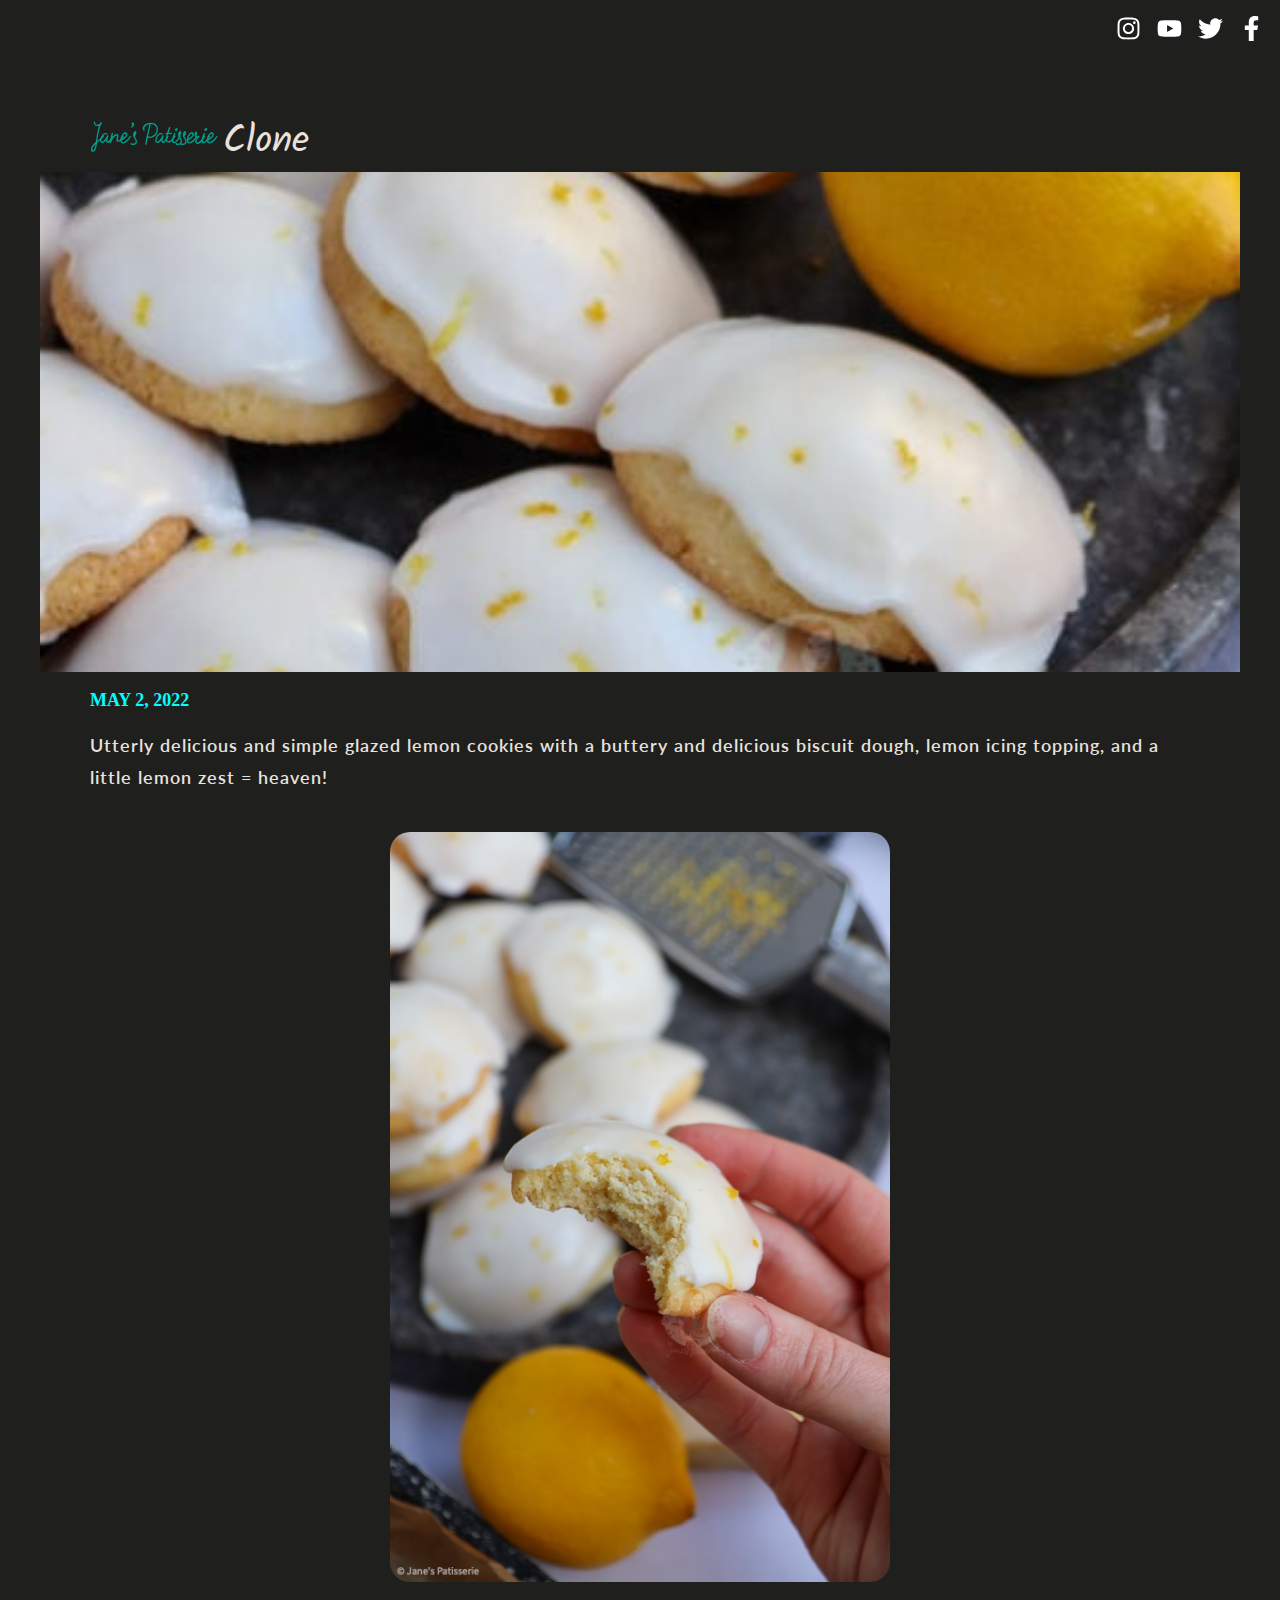
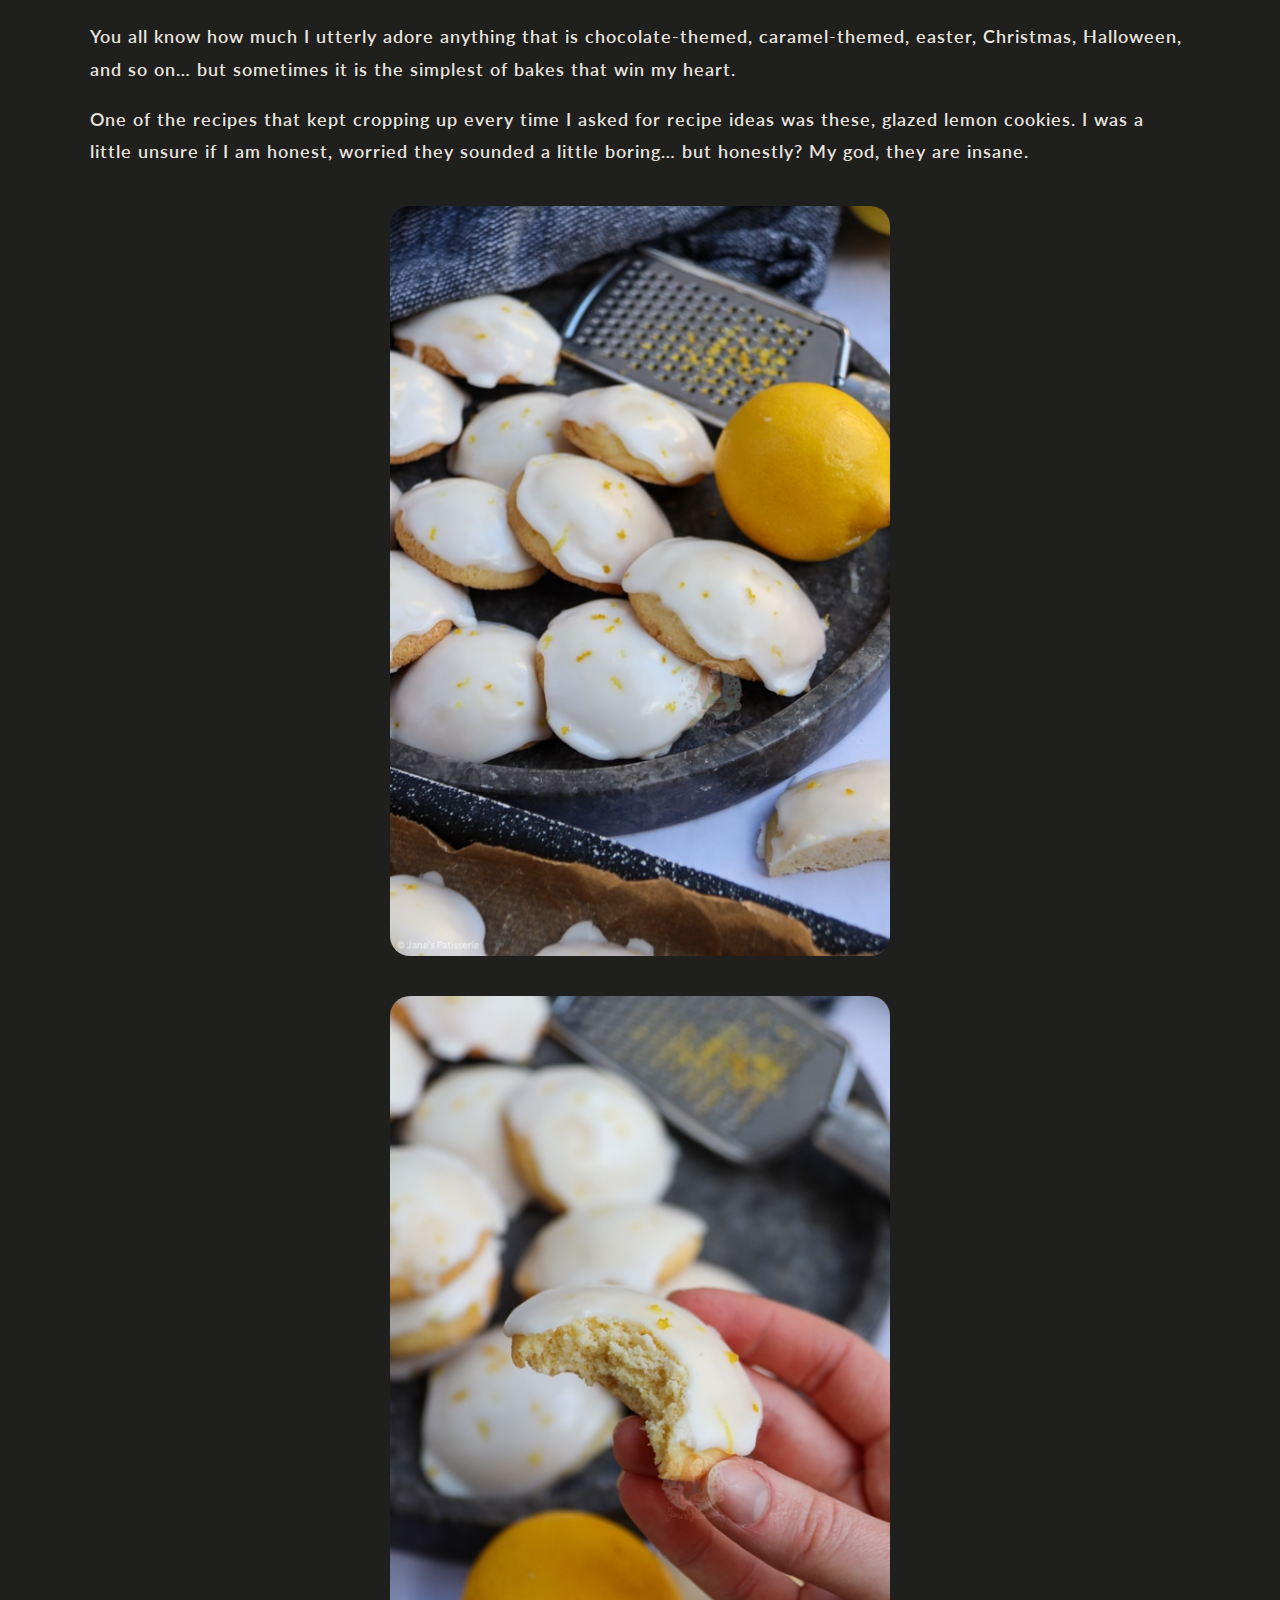
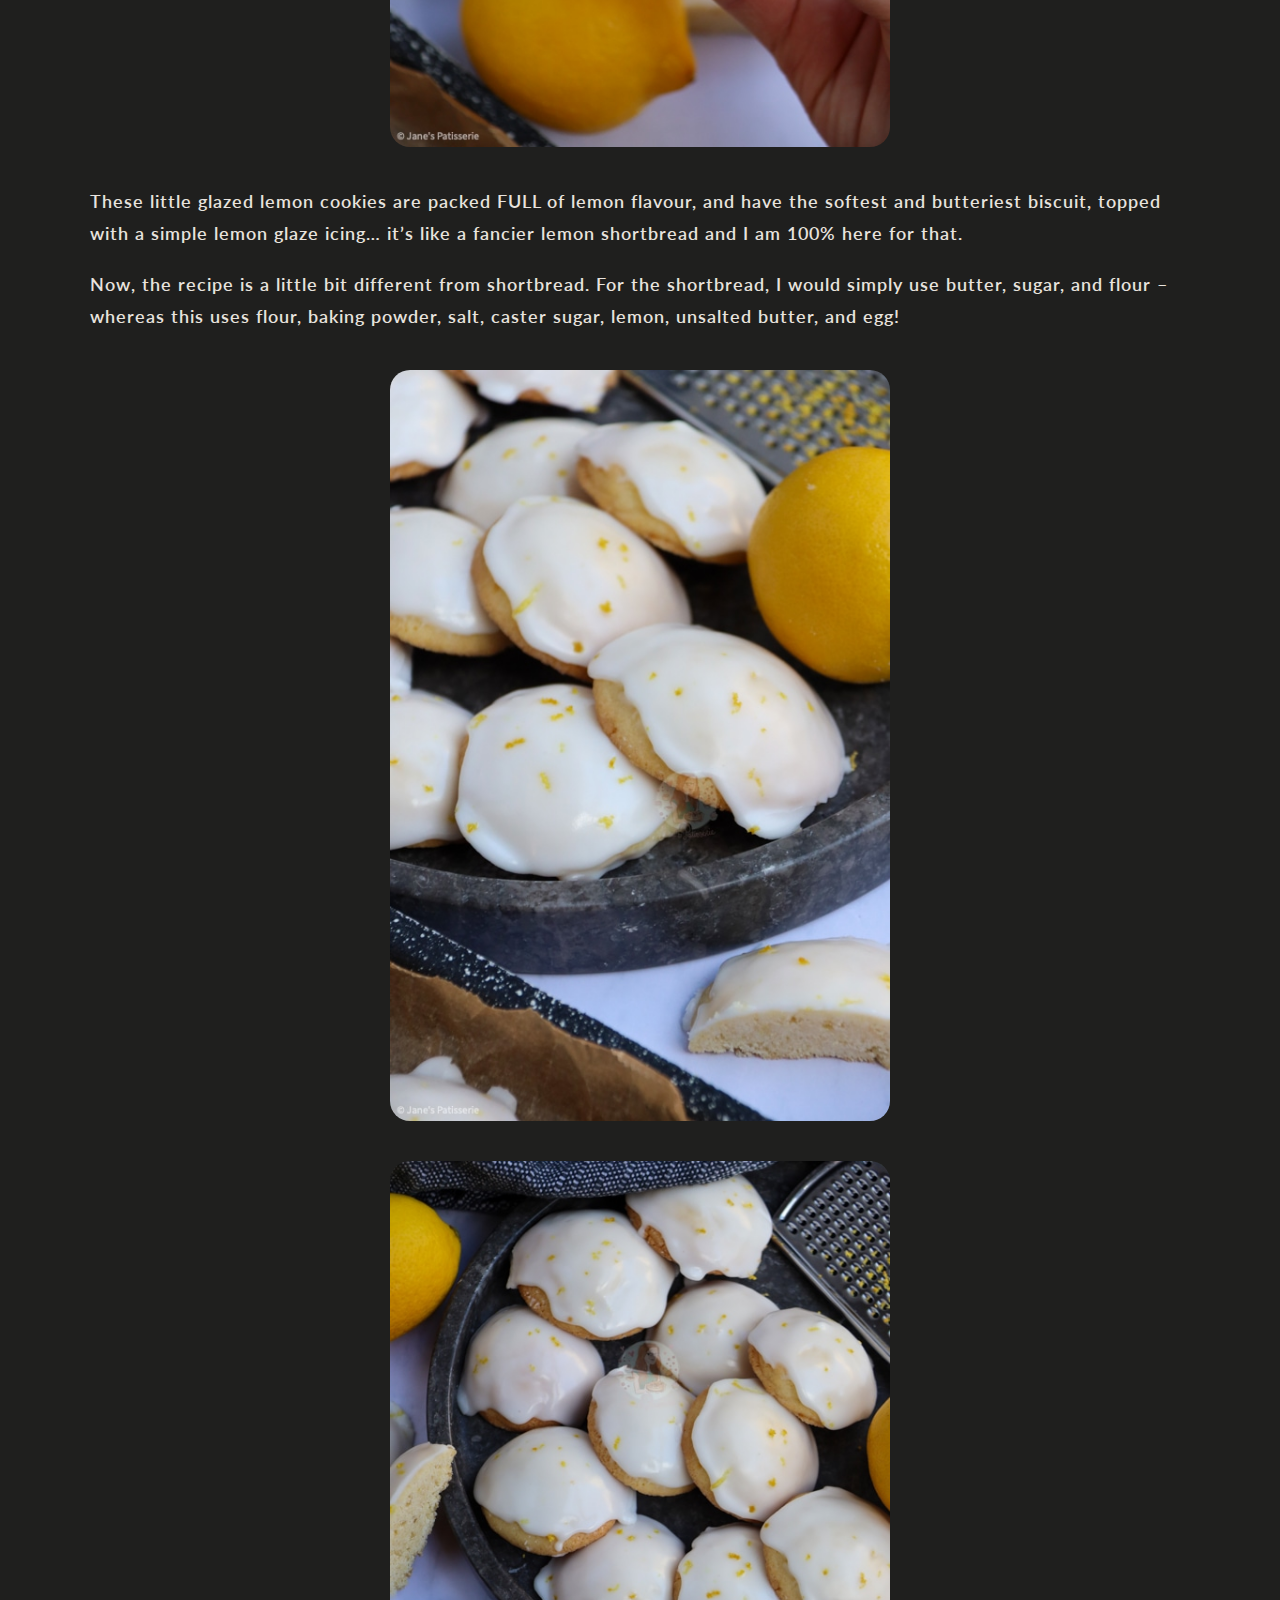
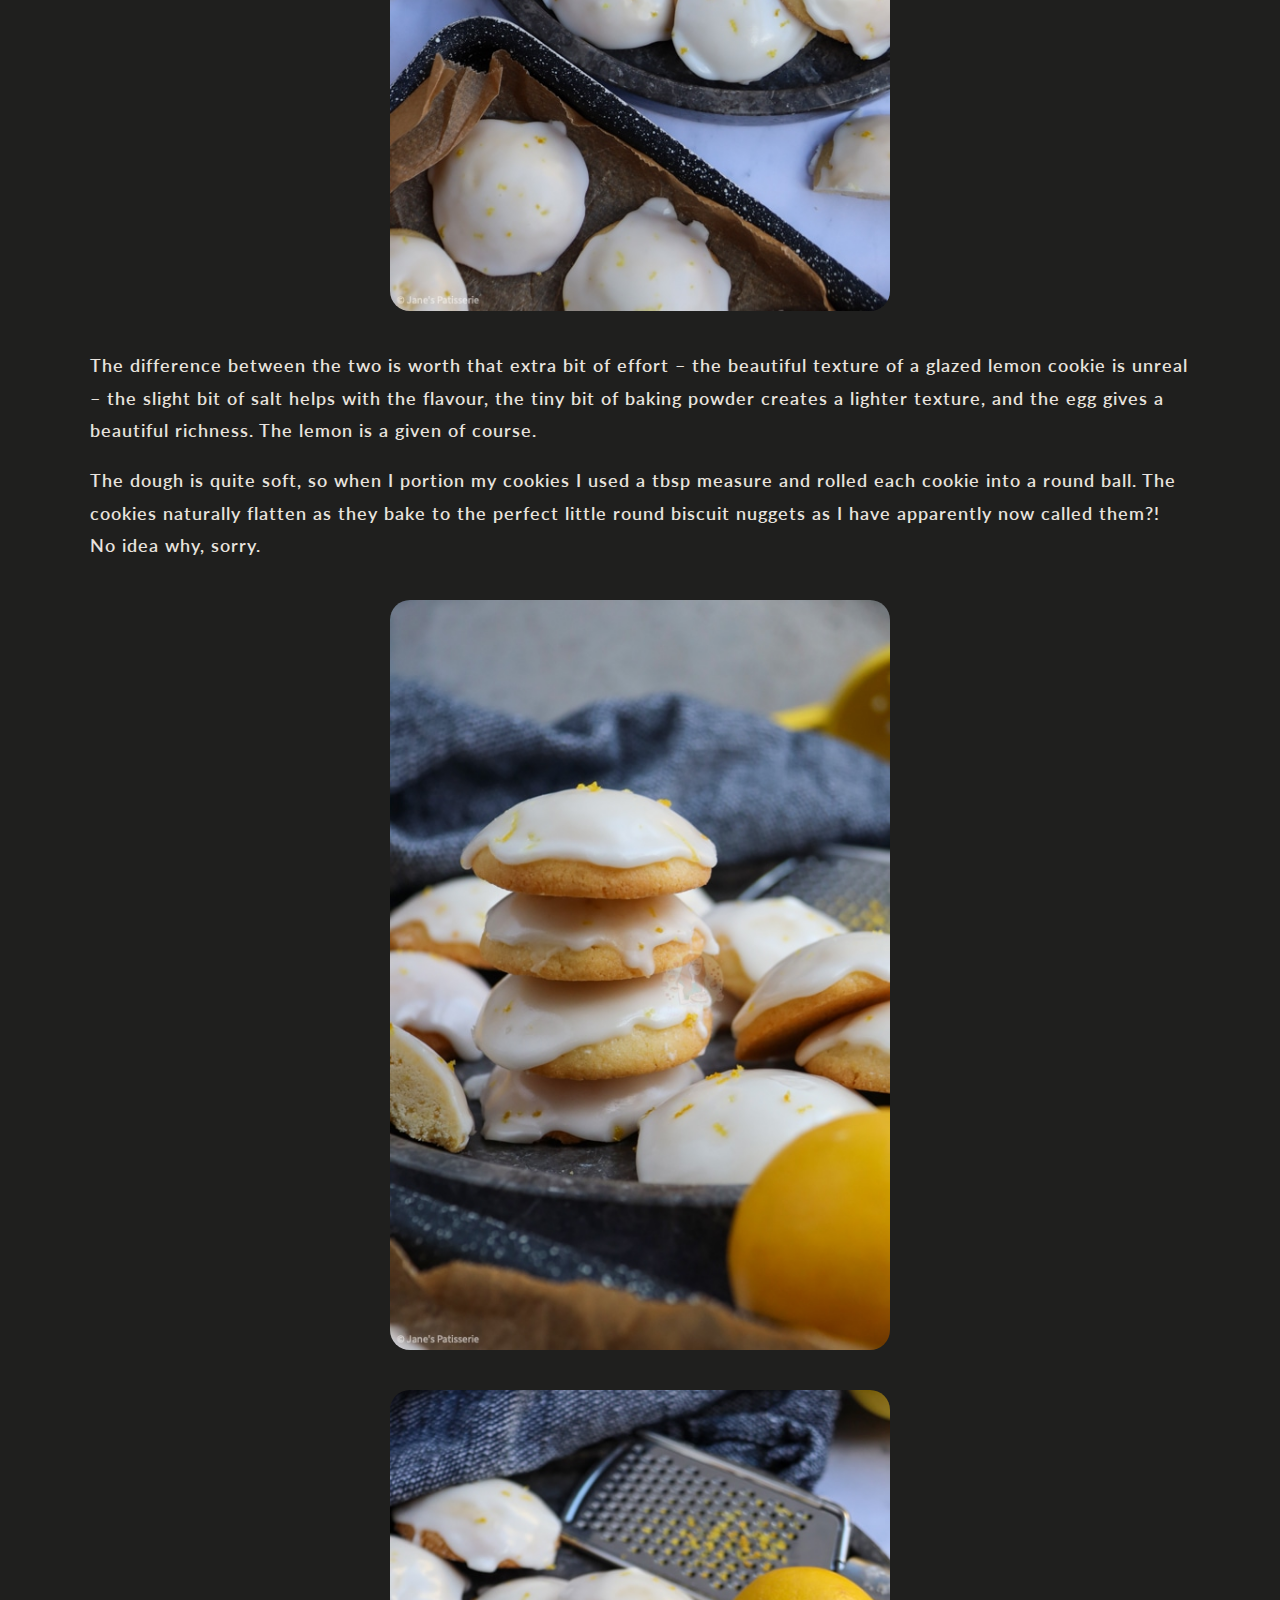
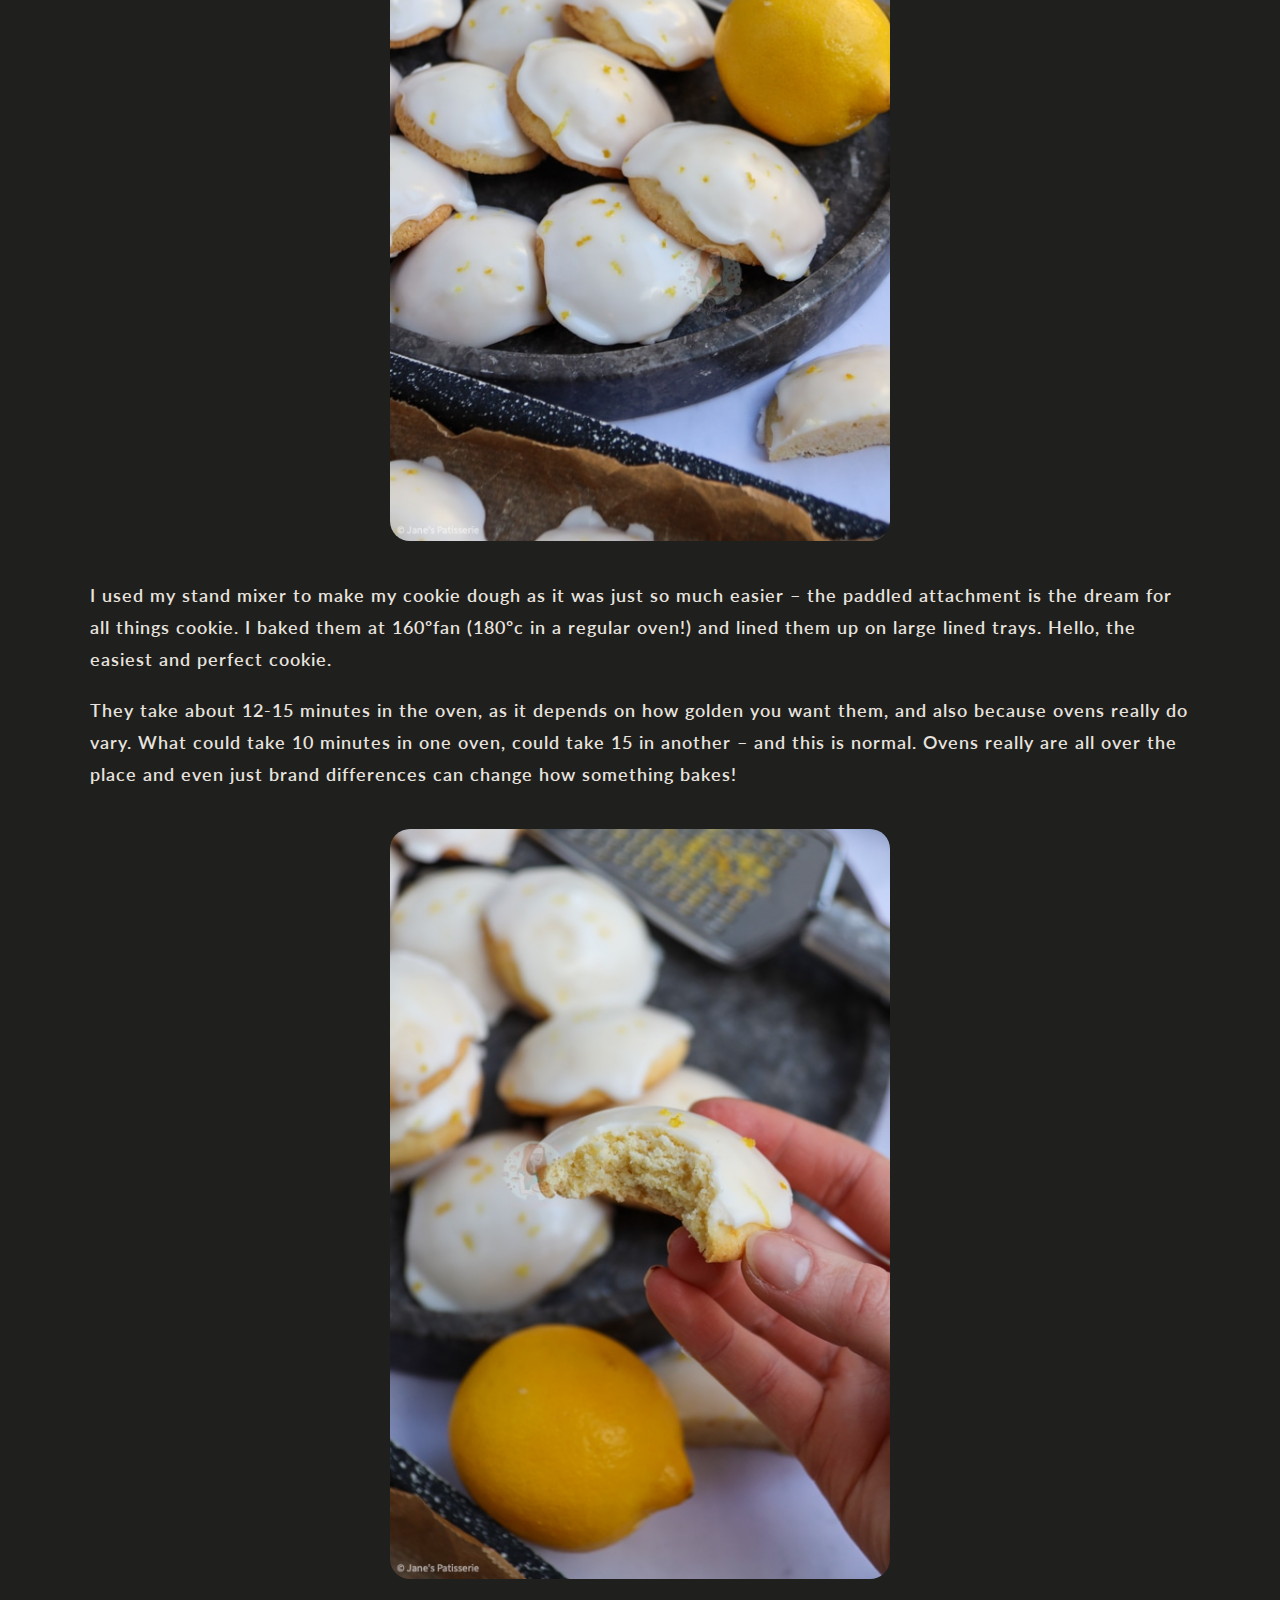
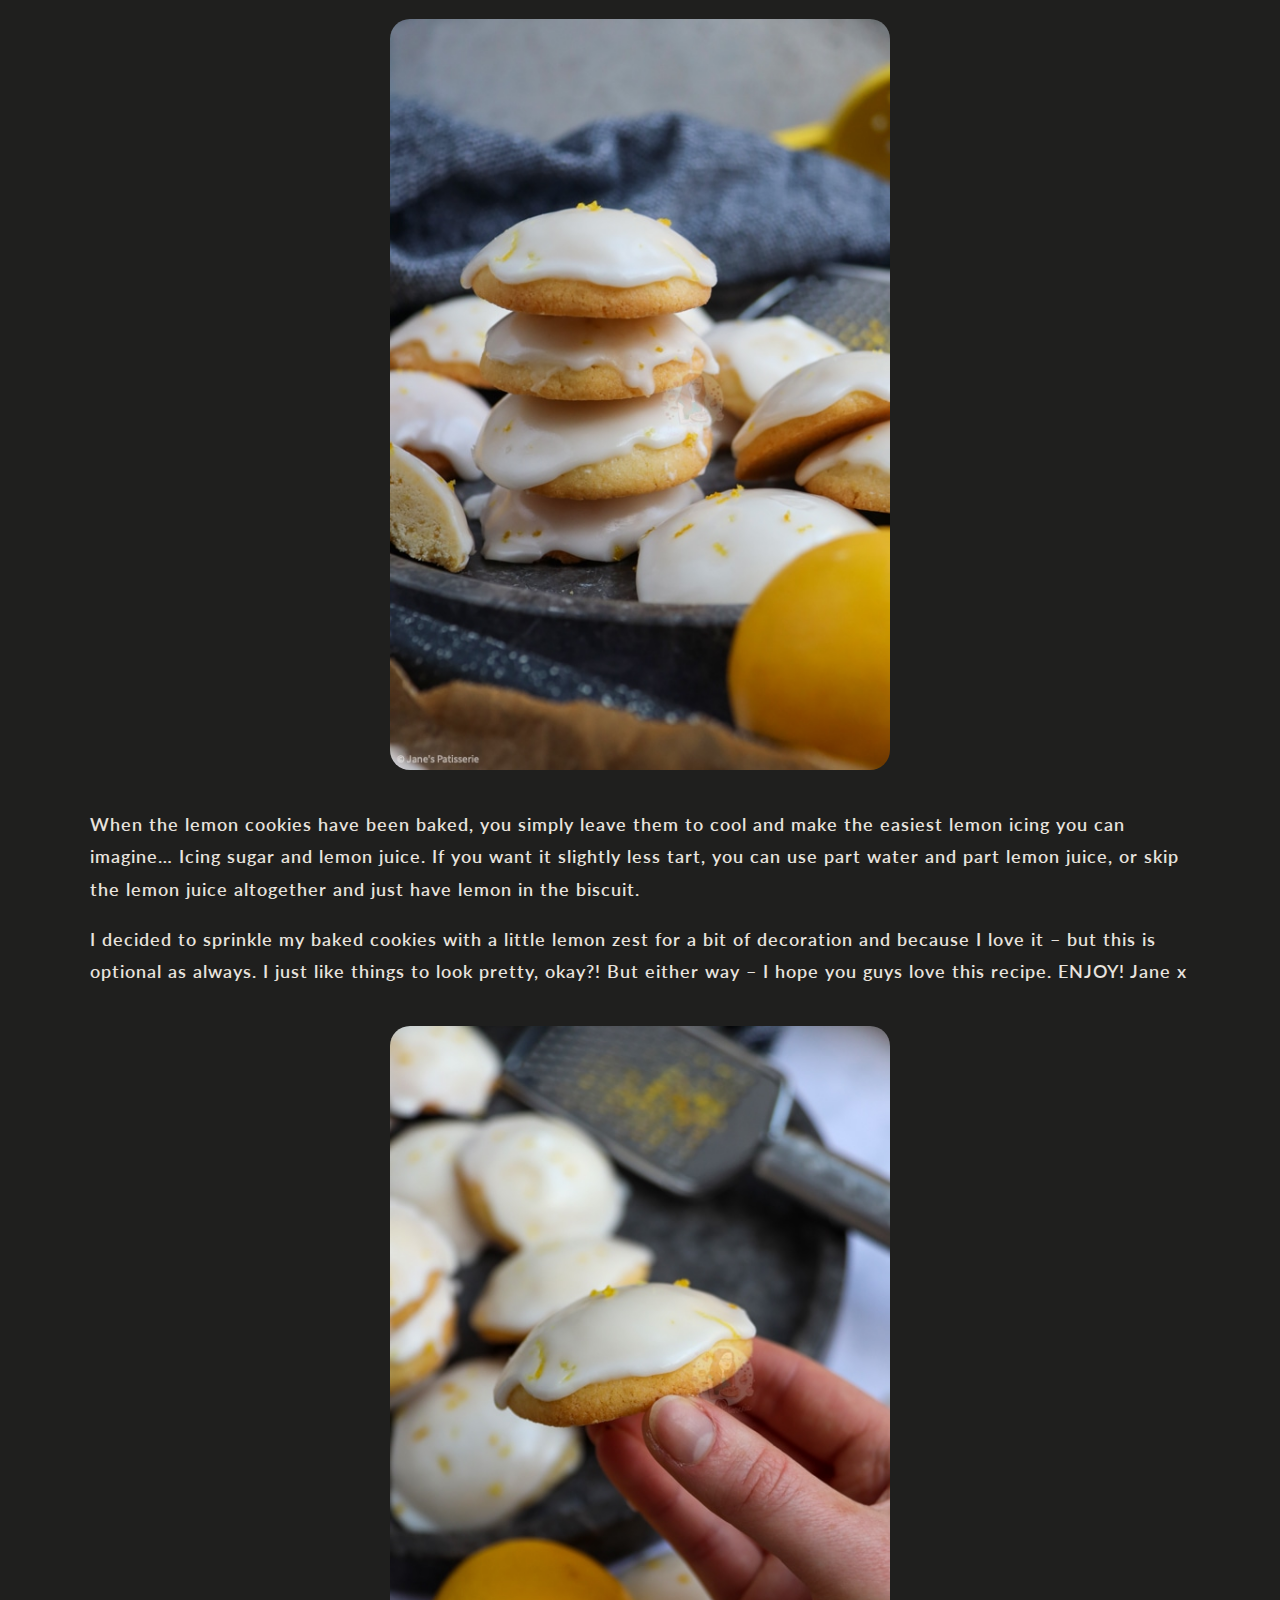
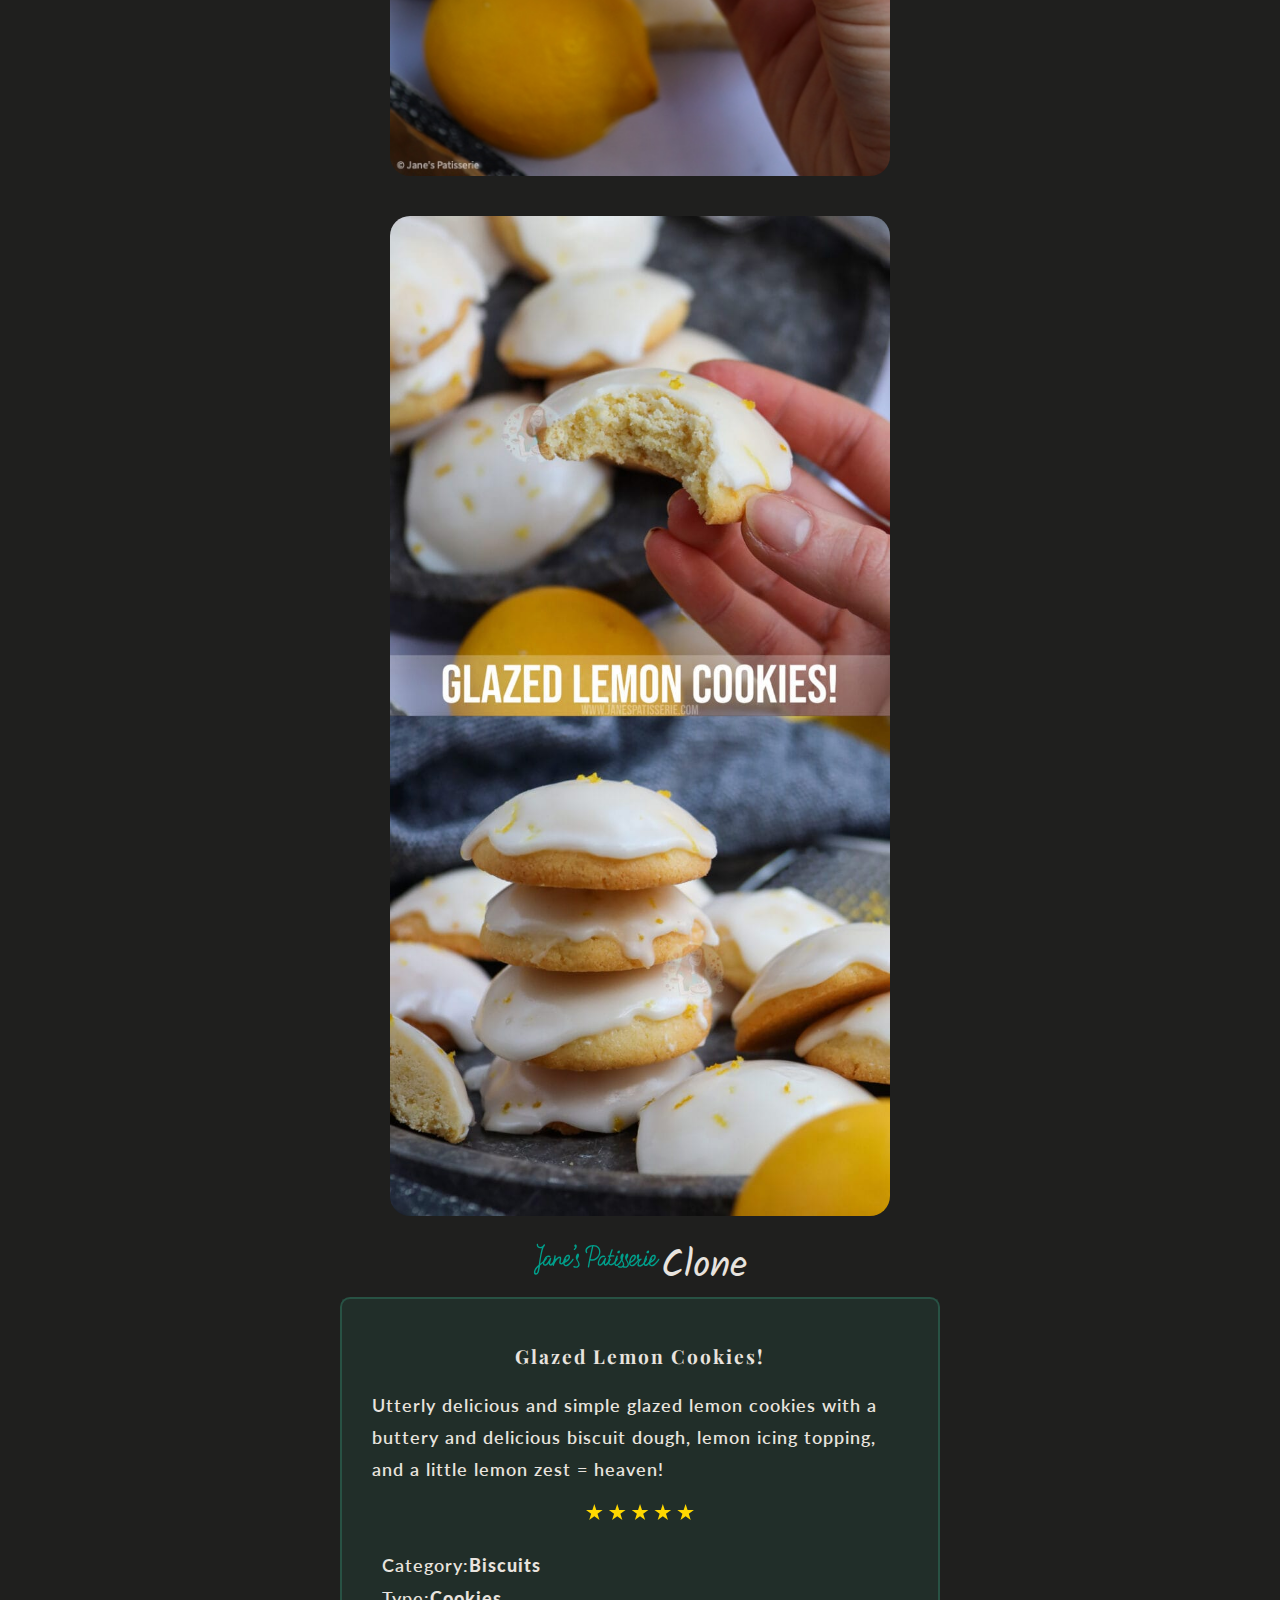
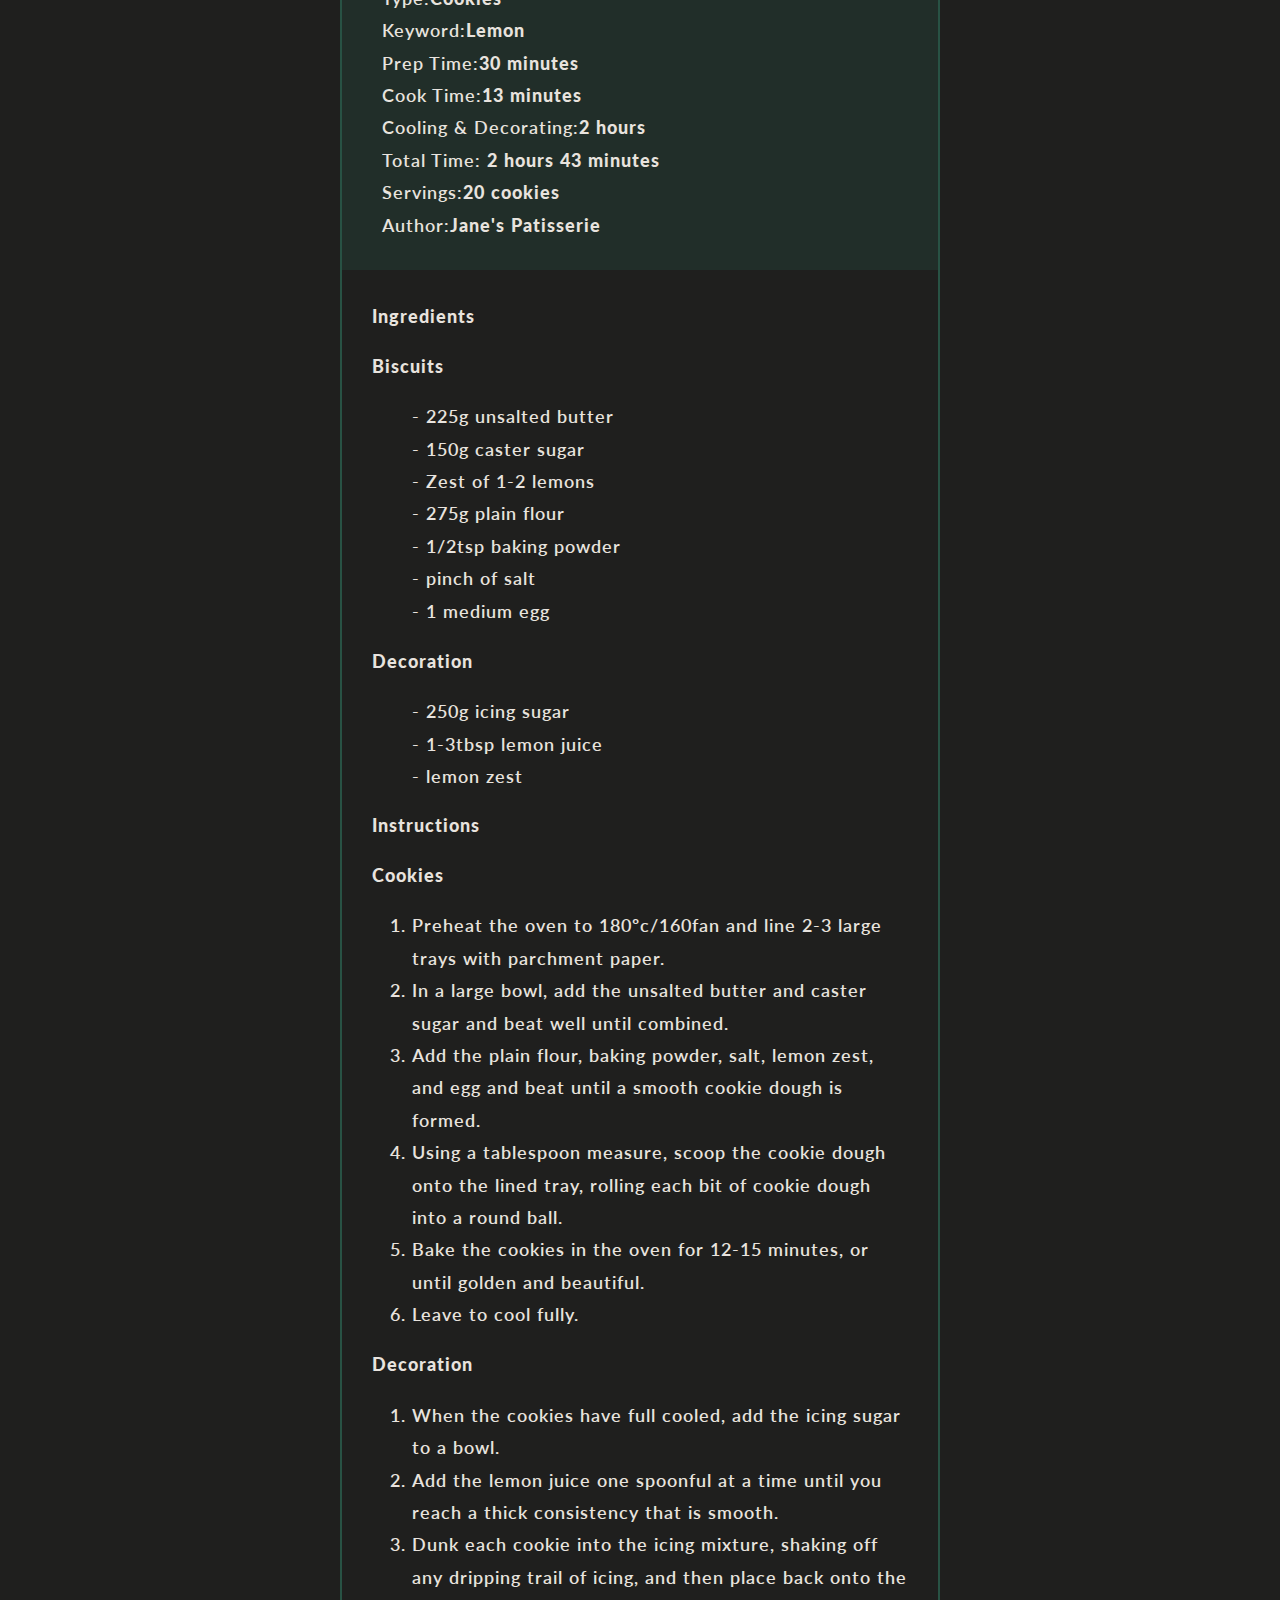
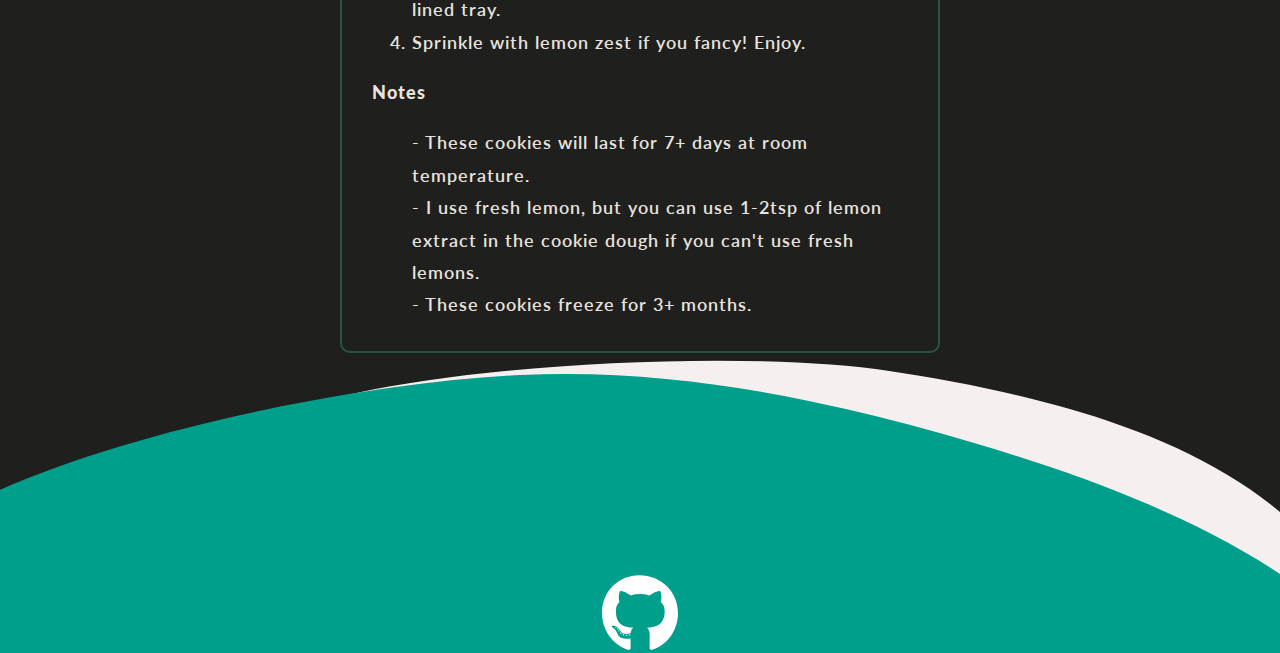
<file: GlazedLemonCookies.html>
<!DOCTYPE html>
<html lang="en">
<head>
    <meta charset="UTF-8">
    <meta http-equiv="X-UA-Compatible" content="IE=edge">
    <meta name="viewport" content="width=device-width, initial-scale=1.0">
    <title>GlazedLemonCookies</title>
    <link rel="stylesheet" href="css/main.css">
</head>
<body>
    <section>
        <div class="container3" style="width:100%">
            <div class="row">
                <ul id="links">
                    <li><a href="https://www.instagram.com/janespatisserie"><img class="iconsize" src="image/instagram.svg" alt="instagram"></a></li>
                    <li><a href="https://www.youtube.com/c/JanesPatisserieVlogs"><img class="iconsize" src="image/youtube.svg" alt="youtube"></a></li>
                    <li><a href="https://twitter.com/janespatisserie"><img class="iconsize" src="image/twitter.svg" alt="twitter"></a></li>
                    <li><a href="https://www.facebook.com/Janespatisserie/"><img class="iconsize" src="image/facebook-f.svg" alt="facebook"/></a></li>
                </ul>
            </div>
        </div>
    </section>

    <section class="menu width">
        <a class="logo" href="index.html"><img class="logo-size" src='image/jp-logo.svg' alt="jp-logo"> <span class="clone">Clone</span> </a>
    </section>
    <section class="Cookie big-image">
    <!-- <img src="image/GlazedLemonCookies1-2-500x500.jpg" alt="Glazed Lemon Cookies1"> -->
    </section>
    <section class="desciption width">
        <h3 class="blue">MAY 2, 2022</h3>
        <title class="hero">
            Glazed Lemon Cookies!
        </title>
        <p class="recipefont">Utterly delicious and simple glazed lemon cookies with a buttery and delicious biscuit dough, lemon icing topping, and a little lemon zest = heaven! </p>
        <div class="center">
            <img class="recipeimage" src="image/GLC/GlazedLemonCookies10-2.jpg" >
        </div>
        <p class="recipefont">You all know how much I utterly adore anything that is chocolate-themed, caramel-themed, easter, Christmas, Halloween, and so on… but sometimes it is the simplest of bakes that win my heart. </p>
        <p class="recipefont">One of the recipes that kept cropping up every time I asked for recipe ideas was these, glazed lemon cookies. I was a little unsure if I am honest, worried they sounded a little boring… but honestly? My god, they are insane. </p>
        <div class="center">
            <img class="recipeimage" src="image/GLC/GlazedLemonCookies1-2.jpg" >
        </div>
        <div class="center">
            <img class="recipeimage" src="image/GLC/GlazedLemonCookies10-2.jpg" >
        </div>
        <p class="recipefont">
            These little glazed lemon cookies are packed FULL of lemon flavour, and have the softest and butteriest biscuit, topped with a simple lemon glaze icing… it’s like a fancier lemon shortbread and I am 100% here for that. 
        </p>
        <p class="recipefont">
            Now, the recipe is a little bit different from shortbread. For the shortbread, I would simply use butter, sugar, and flour – whereas this uses flour, baking powder, salt, caster sugar, lemon, unsalted butter, and egg! 
        </p>
        <div class="center">
            <img class="recipeimage" src="image/GLC/GlazedLemonCookies4-2.jpg" >
        </div>
        <div class="center">
            <img class="recipeimage" src="image/GLC/GlazedLemonCookies3-2.jpg" >
        </div>
        <p class="recipefont">The difference between the two is worth that extra bit of effort – the beautiful texture of a glazed lemon cookie is unreal – the slight bit of salt helps with the flavour, the tiny bit of baking powder creates a lighter texture, and the egg gives a beautiful richness. The lemon is a given of course. 
        </p>
        <p class="recipefont">
            The dough is quite soft, so when I portion my cookies I used a tbsp measure and rolled each cookie into a round ball. The cookies naturally flatten as they bake to the perfect little round biscuit nuggets as I have apparently now called them?! No idea why, sorry.  
        </p>
        <div class="center">
            <img class="recipeimage" src="image/GLC/GlazedLemonCookies6-2.jpg" >
        </div>
        <div class="center">
            <img class="recipeimage" src="image/GLC/GlazedLemonCookies1-2.jpg" >
        </div>
        <p class="recipefont">
            I used my stand mixer to make my cookie dough as it was just so much easier – the paddled attachment is the dream for all things cookie. I baked them at 160ºfan (180ºc in a regular oven!) and lined them up on large lined trays. Hello, the easiest and perfect cookie. 
        </p>
        <p class="recipefont">
            They take about 12-15 minutes in the oven, as it depends on how golden you want them, and also because ovens really do vary. What could take 10 minutes in one oven, could take 15 in another – and this is normal. Ovens really are all over the place and even just brand differences can change how something bakes! 
        </p>
        <div class="center">
            <img class="recipeimage" src="image/GLC/GlazedLemonCookies9-2.jpg" >
        </div>
        <div class="center">
            <img class="recipeimage" src="image/GLC/GlazedLemonCookies6-2.jpg" >
        </div>
        <p class="recipefont">
            When the lemon cookies have been baked, you simply leave them to cool and make the easiest lemon icing you can imagine… Icing sugar and lemon juice. If you want it slightly less tart, you can use part water and part lemon juice, or skip the lemon juice altogether and just have lemon in the biscuit. 
        </p>
        <p class="recipefont">
            I decided to sprinkle my baked cookies with a little lemon zest for a bit of decoration and because I love it – but this is optional as always. I just like things to look pretty, okay?! But either way – I hope you guys love this recipe. ENJOY! Jane x
        </p>
        <div class="center">
            <img class="recipeimage" src="image/GLC/GlazedLemonCookies8-2.jpg" >
        </div>
        <div class="center">
            <img class="recipeimage" src="image/GLC/glazedlemoncookies-768x1536.jpg" >
        </div>
        <div class="recipe-break">
            <div class="reciper-break-inner">
              <img class="logo-size" src='image/jp-logo.svg' alt="jp-logo"> <span class="clone">Clone</span>  
            </div>
            
        </div>
    </section>


    <section class="recipe-container">
        <div class="recipe-summary">
            <div style="margin:5%">
                <h1 class ="hero center">Glazed Lemon Cookies!</h1>
                <p class="paragraph " >
                    Utterly delicious and simple glazed lemon cookies with a buttery and delicious biscuit dough, lemon icing topping, and a little lemon zest = heaven! 
                <p>
                    <img class="star" src="image/5-star.svg" alt="5 stars">

            </div>
            
            <section >
                <ul >
                    <li class="recipefont "> Category:<b>Biscuits</b></li>
                    <li class="recipefont "> Type:<b>Cookies</b></li>
                    <li class="recipefont "> Keyword:<b>Lemon</b></li>
                    <li class="recipefont "> Prep Time:<b>30 minutes</b></li>
                    <li class="recipefont "> Cook Time:<b>13 minutes</b></li>
                    <li class="recipefont "> Cooling & Decorating:<b>2 hours</b></li>
                    <li class="recipefont "> Total Time:<b> 2 hours 43 minutes</b></li>
                    <li class="recipefont "> Servings:<b >20 cookies</b></li>
                    <li class="recipefont "> Author:<b>Jane's Patisserie</b></li>
                </ul>
            </section>  
        </div> 
        <section style="margin:5%">
            <h2 class="recipefont"  ><b>Ingredients</b></h2>
            <h3 class="recipefont" ><b>Biscuits</b></h3>
            <ul >
                
                <li class="recipefont">- 225g unsalted butter </li>
                <li class="recipefont">- 150g caster sugar </li>
                <li class="recipefont">- Zest of 1-2 lemons </li>
                <li class="recipefont">- 275g plain flour</li>
                <li class="recipefont">- 1/2tsp baking powder</li>
                <li class="recipefont">- pinch of salt </li>
                <li class="recipefont">- 1 medium egg </li>
            </ul>
            <h3 class="recipefont" ><b>Decoration</b></h3>
            <ul >
                
                <li class="recipefont">- 250g icing sugar </li>
                <li class="recipefont">- 1-3tbsp lemon juice </li>
                <li class="recipefont">- lemon zest </li>
               
            </ul>
            <h2 class="recipefont" ><b>Instructions</b></h2>
            <h3 class="recipefont" ><b>Cookies</b></h3>
            <ol >
                <li class="recipefont">Preheat the oven to 180ºc/160fan and line 2-3 large trays with parchment paper.</li>
                <li class="recipefont">In a large bowl, add the unsalted butter and caster sugar and beat well until combined.</li>
                <li class="recipefont">Add the plain flour, baking powder, salt, lemon zest, and egg and beat until a smooth cookie dough is formed.</li>
                <li class="recipefont">Using a tablespoon measure, scoop the cookie dough onto the lined tray, rolling each bit of cookie dough into a round ball.</li>
                <li class="recipefont">Bake the cookies in the oven for 12-15 minutes, or until golden and beautiful.</li>
                <li class="recipefont">Leave to cool fully.</li>
            </ol>
            <h3 class="recipefont" ><b>Decoration</b></h3>
            <ol>
                <li class="recipefont">When the cookies have full cooled, add the icing sugar to a bowl.</li>
                <li class="recipefont">Add the lemon juice one spoonful at a time until you reach a thick consistency that is smooth.</li>
                <li class="recipefont">Dunk each cookie into the icing mixture, shaking off any dripping trail of icing, and then place back onto the lined tray.</li>
                <li class="recipefont">Sprinkle with lemon zest if you fancy! Enjoy.</li>
            </ol>
            <h3 class="recipefont" ><b>Notes</b></h3>
            <ul >
                
                <li class="recipefont">- These cookies will last for 7+ days at room temperature.  </li>
                <li class="recipefont">- I use fresh lemon, but you can use 1-2tsp of lemon extract in the cookie dough if you can't use fresh lemons. </li>
                <li class="recipefont">- These cookies freeze for 3+ months. </li>
               
            </ul>
           

        </section>
    </section>
    <section >
        <div style="display:flex;"><img src="image/footer-curve.svg"></div>
        
        <div class="footer">
            <a href="https://github.com/Jiong-Su?tab=repositories"><img class="github center" src='image/github-brands.svg' alt="git hub"> </a>
        </div>
    </section>
</body>
</html>
</file>
<file: css/main.css>
@import url("https://fonts.googleapis.com/css2?family=Cormorant+Garamond:wght@300&family=Kalam&family=Lato:wght@300&family=Playfair+Display&family=Square+Peg&display=swap");
* {
  -webkit-box-sizing: border-box;
          box-sizing: border-box;
}

.homepage {
  background: url("home-header-2022.png") right/cover no-repeat;
  background-size: 40%;
  max-height: 900px;
  height: auto;
}

.title {
  color: #e8e3de;
  font-family: 'Cormorant Garamond', serif;
  letter-spacing: 1px;
  word-spacing: 1px;
  line-height: 1.8;
  font-weight: 700;
  font-size: 1.4vw;
}

.title:hover {
  text-decoration: underline;
}

.hero {
  color: #e8e3de;
  font-family: 'Playfair Display', serif;
  letter-spacing: 2px;
  line-height: 1.5;
  font-size: 1.5vw;
}

.space {
  margin-top: 2%;
  margin-bottom: 2%;
}

.container {
  height: auto;
}

.glow {
  border-color: #b64242;
  -webkit-box-shadow: 0 0 30px #b64242;
          box-shadow: 0 0 30px #b64242;
  border-radius: 5px;
}

.right {
  width: 27%;
}

.left {
  width: 27%;
}

.middle {
  width: 27%;
}

.container1 {
  margin-top: 5%;
  margin-left: 15%;
  font-family: 'Lucida Sans', 'Lucida Sans Regular', 'Lucida Grande', 'Lucida Sans Unicode', Geneva, Verdana, sans-serif;
  margin-left: 15%;
  padding-left: 10px;
  width: 40%;
  height: 1000px;
}

.left-container {
  width: 50%;
}

ul {
  list-style-type: none;
}

.container2 {
  display: -webkit-box;
  display: -ms-flexbox;
  display: flex;
  -webkit-box-orient: horizontal;
  -webkit-box-direction: normal;
      -ms-flex-direction: row;
          flex-direction: row;
  font-family: 'Lucida Sans', 'Lucida Sans Regular', 'Lucida Grande', 'Lucida Sans Unicode', Geneva, Verdana, sans-serif;
  -webkit-box-pack: end;
      -ms-flex-pack: end;
          justify-content: flex-end;
  margin-right: 10%;
  width: 40%;
  margin-bottom: 20%;
}

.row {
  display: -webkit-box;
  display: -ms-flexbox;
  display: flex;
  -webkit-box-pack: end;
      -ms-flex-pack: end;
          justify-content: flex-end;
}

.container3 {
  width: 60%;
}

#links li {
  float: left;
  margin-right: 1em;
}

.logo {
  -webkit-box-pack: end;
      -ms-flex-pack: end;
          justify-content: flex-end;
}

.iconsize {
  width: 25px;
  height: 25px;
}

.container4 {
  background: url("brownies.png") left/cover no-repeat;
  background-size: 80%;
  width: 50%;
}

.right-container {
  width: 50%;
  margin-top: 10%;
  margin-right: 5%;
}

.about-me {
  -webkit-box-pack: end;
      -ms-flex-pack: end;
          justify-content: flex-end;
}

.blue {
  font-size: 18px;
  color: aqua;
}

.center {
  display: -webkit-box;
  display: -ms-flexbox;
  display: flex;
  -webkit-box-pack: center;
      -ms-flex-pack: center;
          justify-content: center;
}

.inline {
  line-height: 1.8;
}

.button {
  position: relative;
  background-color: #08b28d;
  display: inline-block;
  margin: 4px 2px;
  cursor: pointer;
  padding: 2%;
  padding-left: 5%;
  padding-right: 5%;
  border-radius: 5px;
}

.buttontext {
  color: #e8e3de;
  -webkit-text-decoration: underline #e8e3de;
          text-decoration: underline #e8e3de;
  font-weight: 400;
  font-size: 0.9vw;
  font-family: 'Lato', serif;
}

.button:hover {
  background-color: #07886c;
}

.logo-size {
  height: 3vw;
  min-height: 30px;
  width: auto;
}

.clone {
  font-family: 'Kalam', cursive;
  font-size: 3vw;
  color: #e8e3de;
}

h2 {
  color: #e8e3de;
  font-family: 'Playfair Display', serif;
  font-size: 30px;
  letter-spacing: 3px;
  line-height: 1.2;
}

.paragraph {
  color: #e8e3de;
  font-family: 'Lato', serif;
  font-size: 18px;
  letter-spacing: 1px;
  word-spacing: 1px;
  line-height: 1.8;
  font-weight: 550;
}

.recipefont {
  color: #e8e3de;
  font-family: 'Lato', sans-serif;
  font-size: 18px;
  letter-spacing: 1px;
  word-spacing: 1px;
  line-height: 1.8;
  font-weight: 550;
}

.row2 {
  display: -webkit-box;
  display: -ms-flexbox;
  display: flex;
  -ms-flex-pack: distribute;
      justify-content: space-around;
  margin-left: 15%;
  margin-right: 15%;
}

.latest-recipe {
  display: inline;
}

.column {
  position: relative;
  width: 100%/3;
}

/* Stops the float property from affecting content after the columns */
.images {
  width: 100%;
  height: auto;
}

.text {
  position: flex;
  color: #e8e3de;
}

body {
  background-color: #1f1f1e;
  margin: 0%;
}

.logosize {
  width: 20px;
  height: 20px;
}

a:link, a:visited, a:hover, a:active {
  color: #000000;
  text-decoration: none;
}

.bronuts {
  background: url("Bronuts10-2.jpg") center/cover no-repeat;
}

.Cookie {
  background: url("GlazedLemonCookies1-2-500x500.jpg") center/cover no-repeat;
}

.tart {
  background: url("BakewellTart5.jpg") center/cover no-repeat;
}

.big-image {
  height: 500px;
  -webkit-box-pack: center;
      -ms-flex-pack: center;
          justify-content: center;
  margin-left: auto;
  margin-right: auto;
  max-width: 1200px;
}

.menu {
  margin-top: 50px;
  -webkit-box-pack: center;
      -ms-flex-pack: center;
          justify-content: center;
}

.width {
  margin-left: auto;
  margin-right: auto;
  max-width: 1100px;
}

.recipeimage {
  max-width: 500px;
  border-radius: 20px;
  margin-bottom: 20px;
  margin-top: 20px;
}

.center {
  display: -webkit-box;
  display: -ms-flexbox;
  display: flex;
  -webkit-box-pack: center;
      -ms-flex-pack: center;
          justify-content: center;
  margin-left: auto;
  margin-right: auto;
}

.reciper-break-inner::before {
  left: 0;
  background-color: #04d4a7 solid 1px;
  width: calc(35%-30px);
}

.reciper-break-inner {
  display: -webkit-box;
  display: -ms-flexbox;
  display: flex;
  -webkit-box-pack: center;
      -ms-flex-pack: center;
          justify-content: center;
}

.recipe-container {
  margin-left: auto;
  margin-right: auto;
  max-width: 600px;
  border-radius: 10px;
  border: #285244 solid 2px;
  height: auto;
}

.recipe-summary {
  background-color: rgba(40, 82, 68, 0.3);
  height: auto;
  margin-top: 0;
  border-top: 0;
  padding-top: 1vw;
  padding-bottom: 1vw;
}

.featured-text {
  -webkit-box-pack: center;
      -ms-flex-pack: center;
          justify-content: center;
  color: #e8e3de;
  padding-left: 15%;
  padding-right: 15%;
}

.star {
  min-width: 20%;
  max-width: 50px;
  display: -webkit-box;
  display: -ms-flexbox;
  display: flex;
  -webkit-box-pack: center;
      -ms-flex-pack: center;
          justify-content: center;
  margin-left: auto;
  margin-right: auto;
}

.hyperlink {
  text-decoration: underline;
  color: #21bca5;
}

.footer {
  background-color: #009F8B;
}

.nomargin {
  display: -webkit-box;
  display: -ms-flexbox;
  display: flex;
}

.github {
  min-width: 30px;
  width: 6vw;
  height: auto;
}

.github:hover {
  width: 8vw;
  height: auto;
}
/*# sourceMappingURL=main.css.map */
</file>
